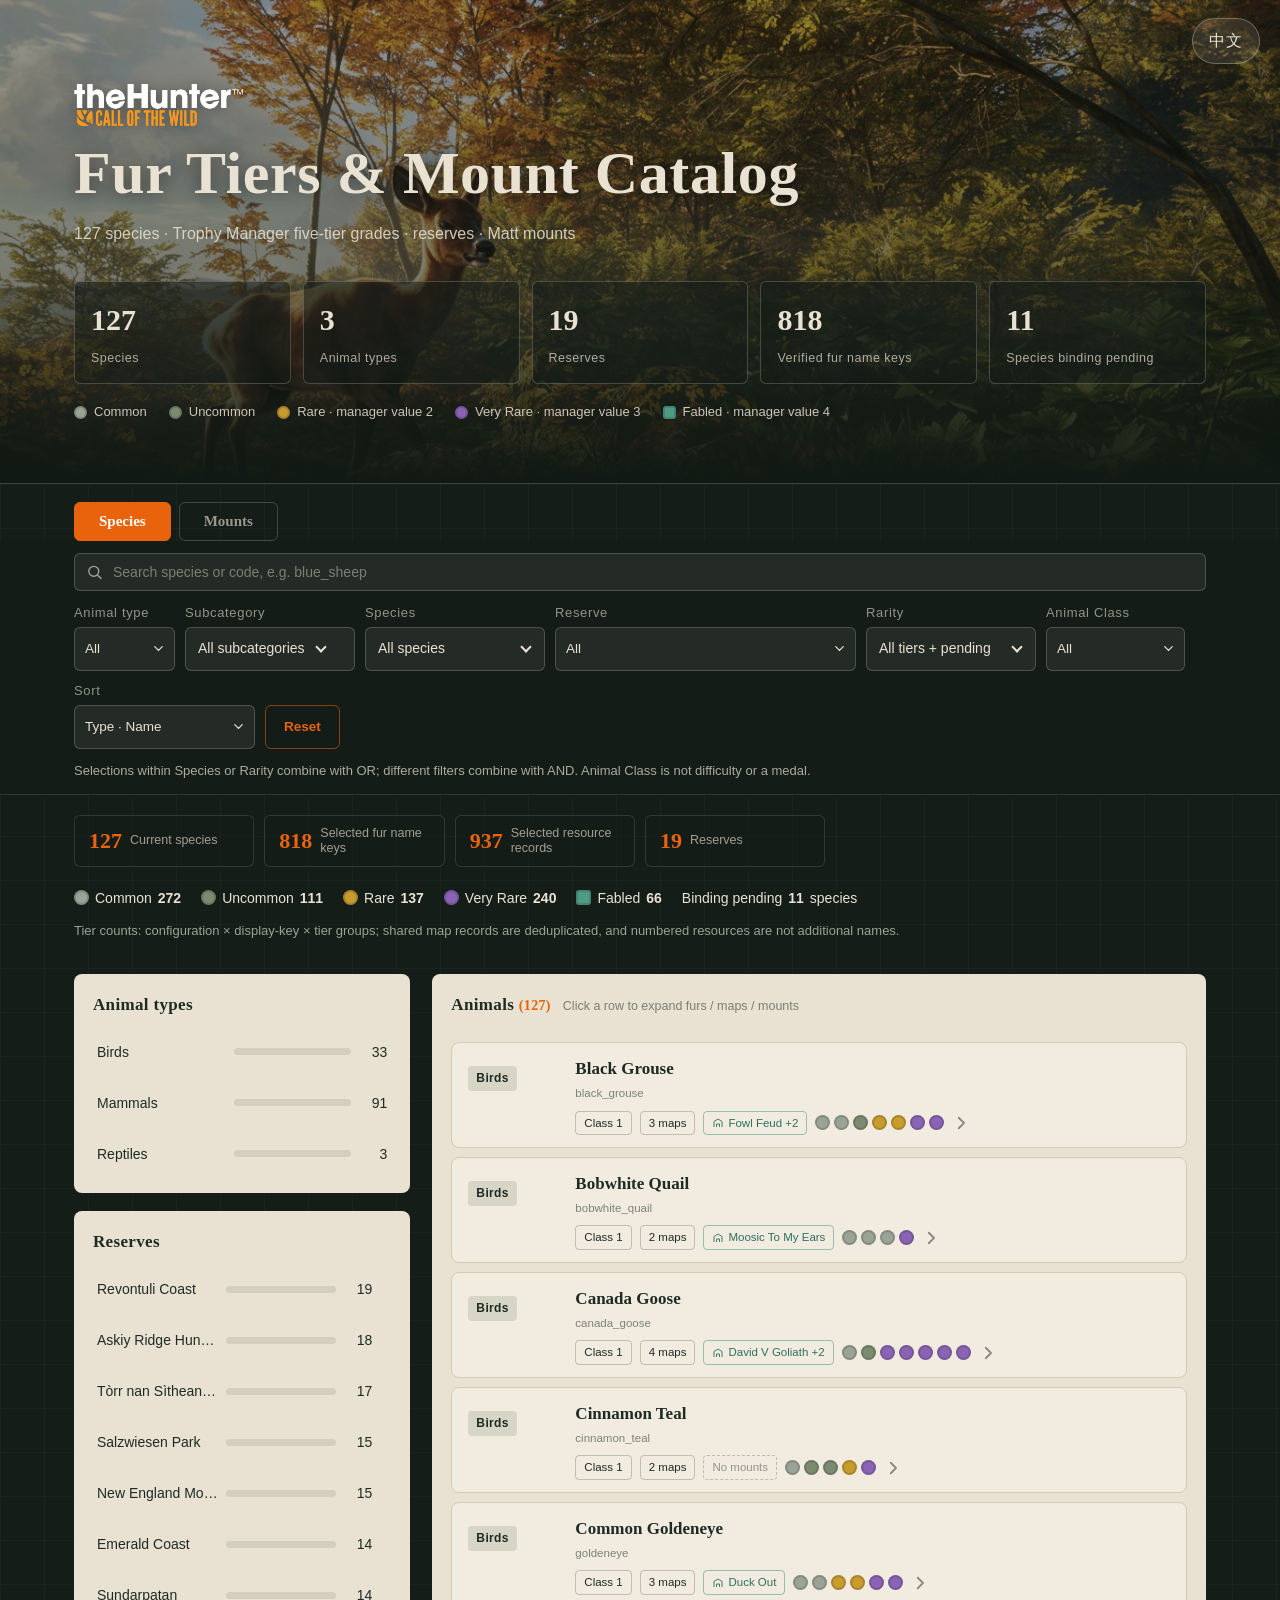
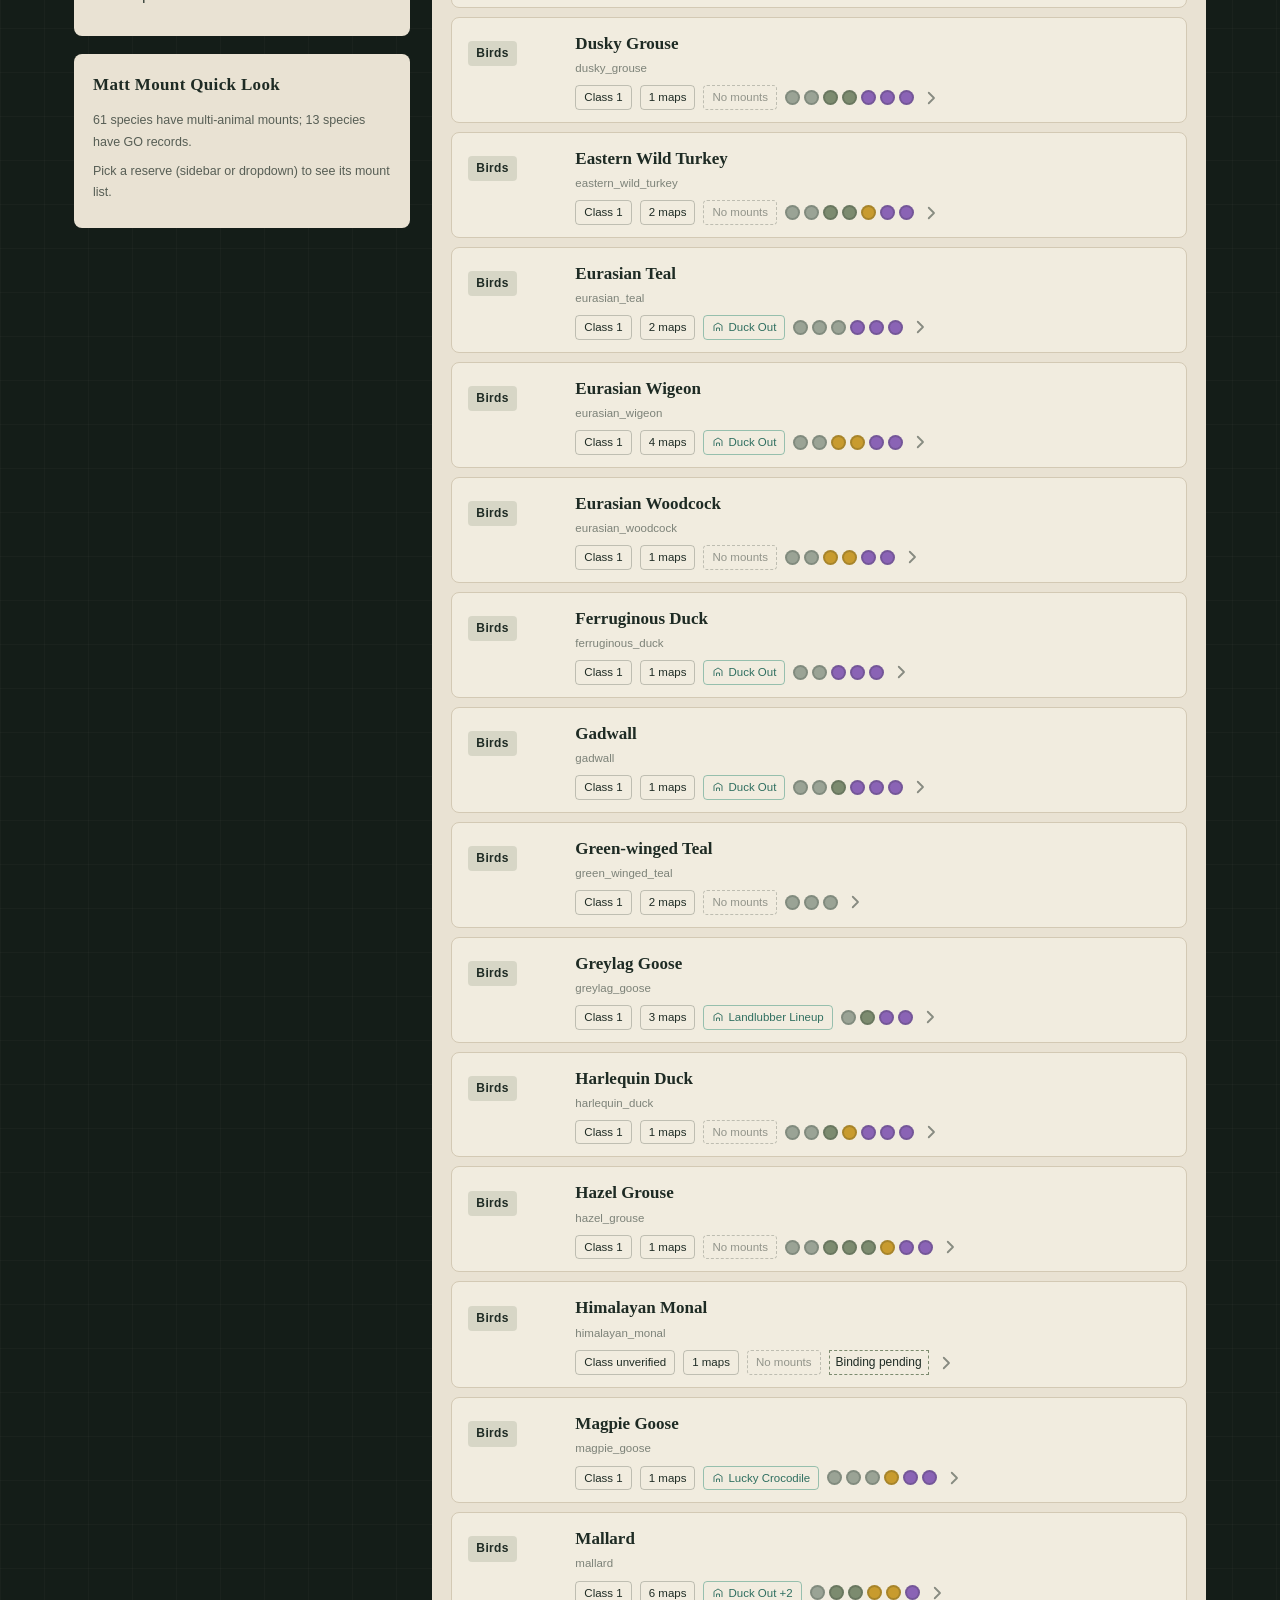
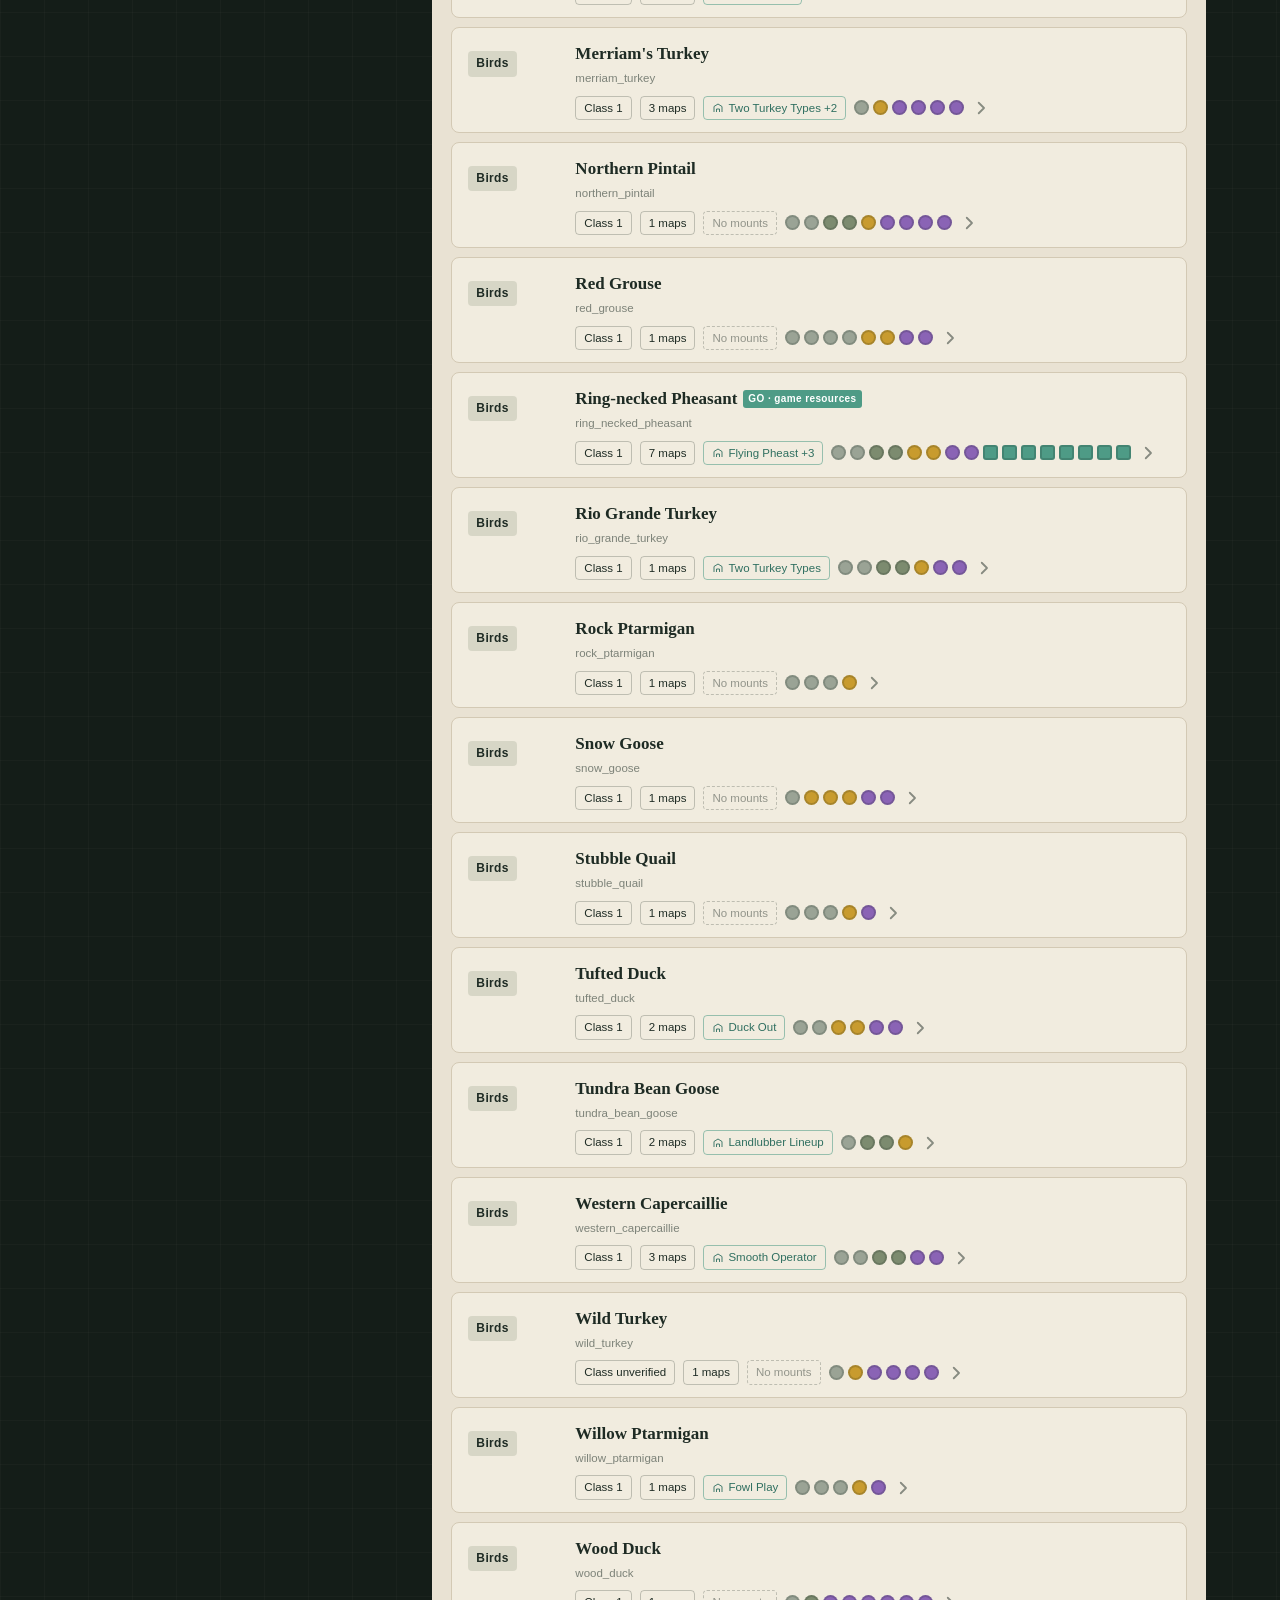
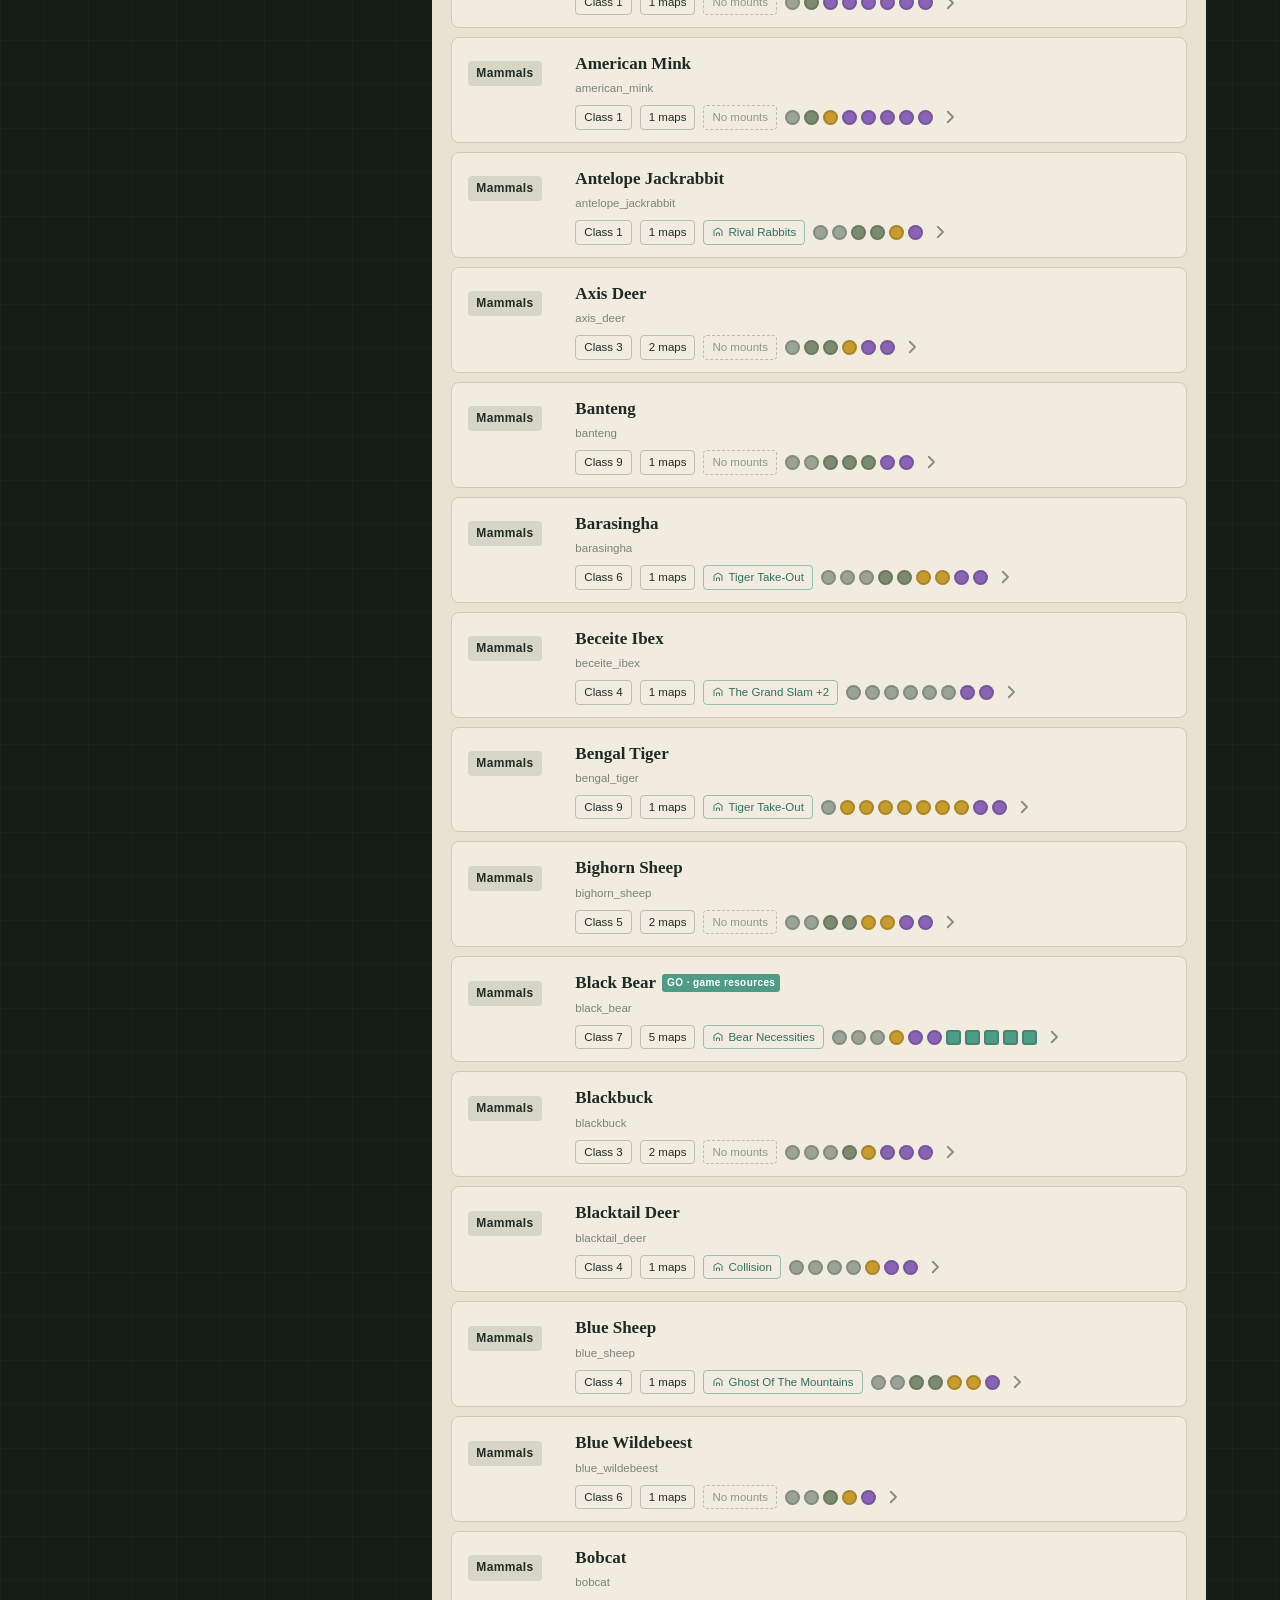
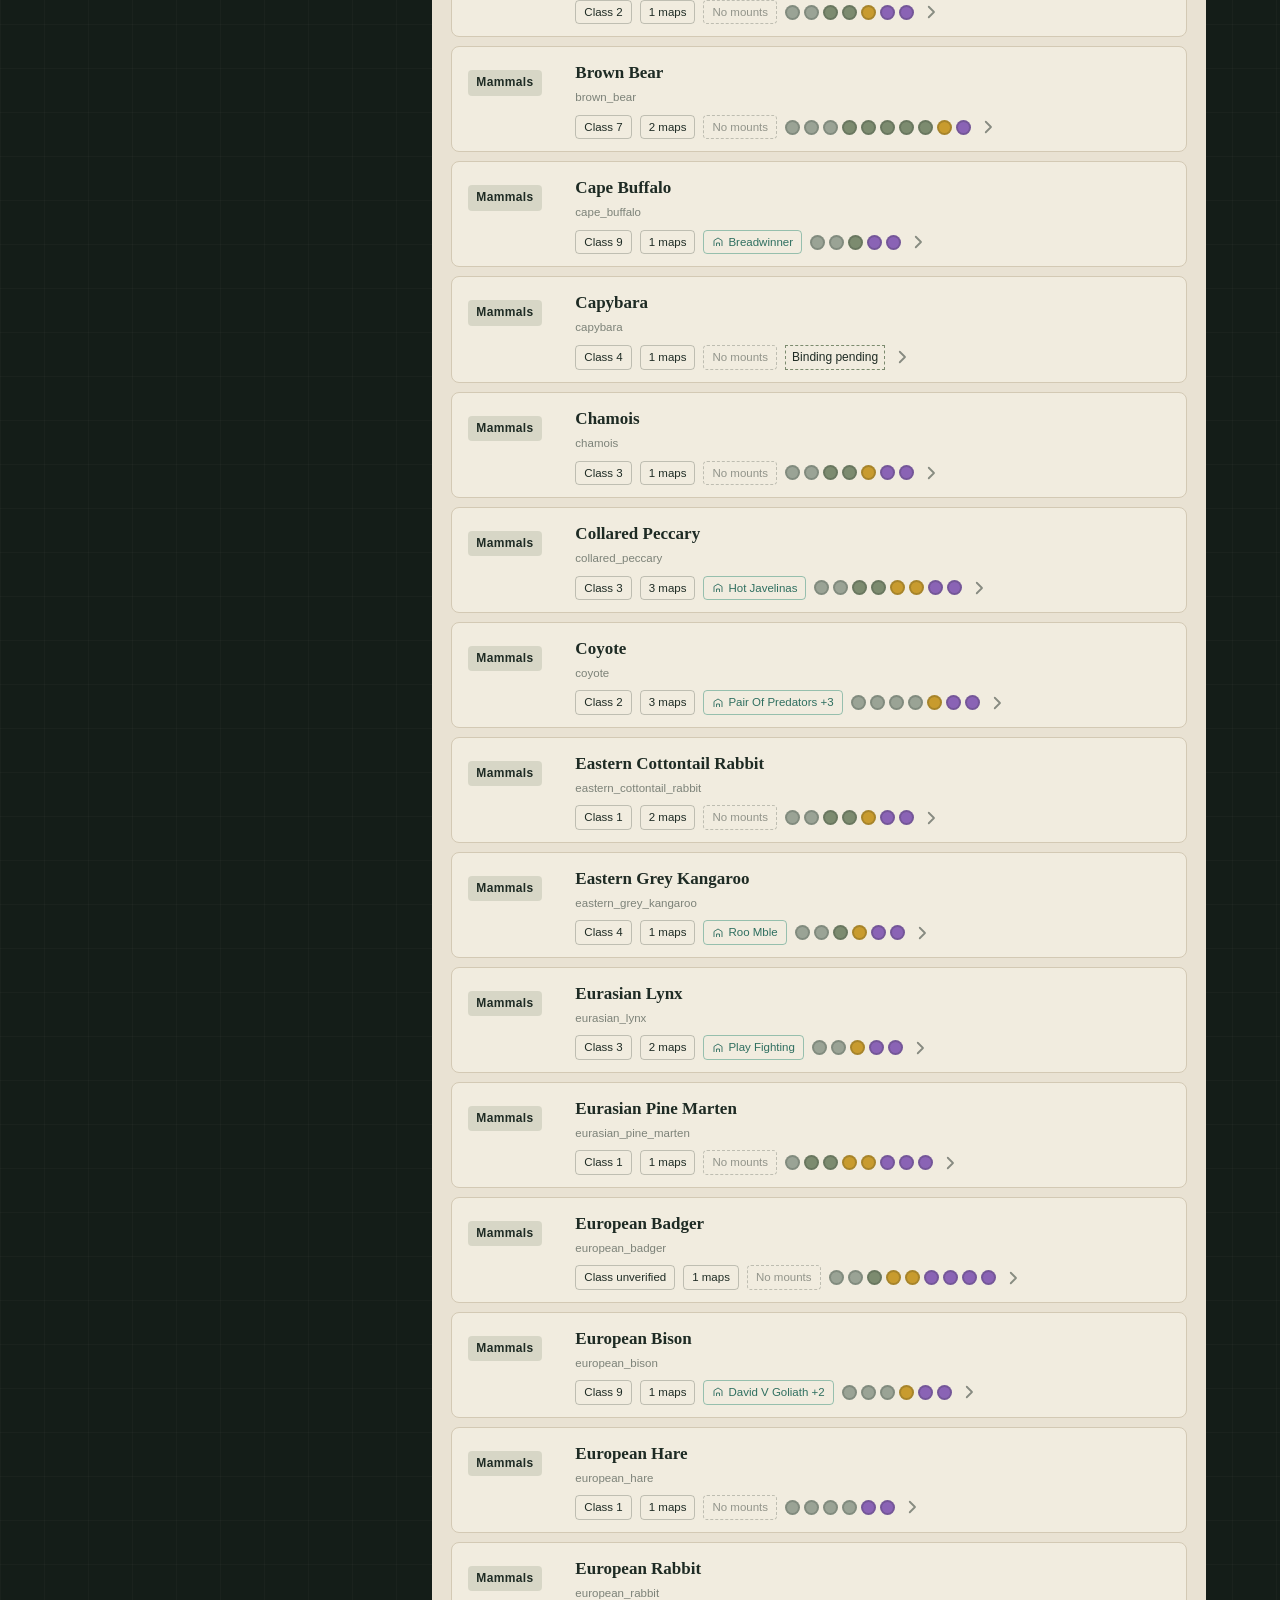
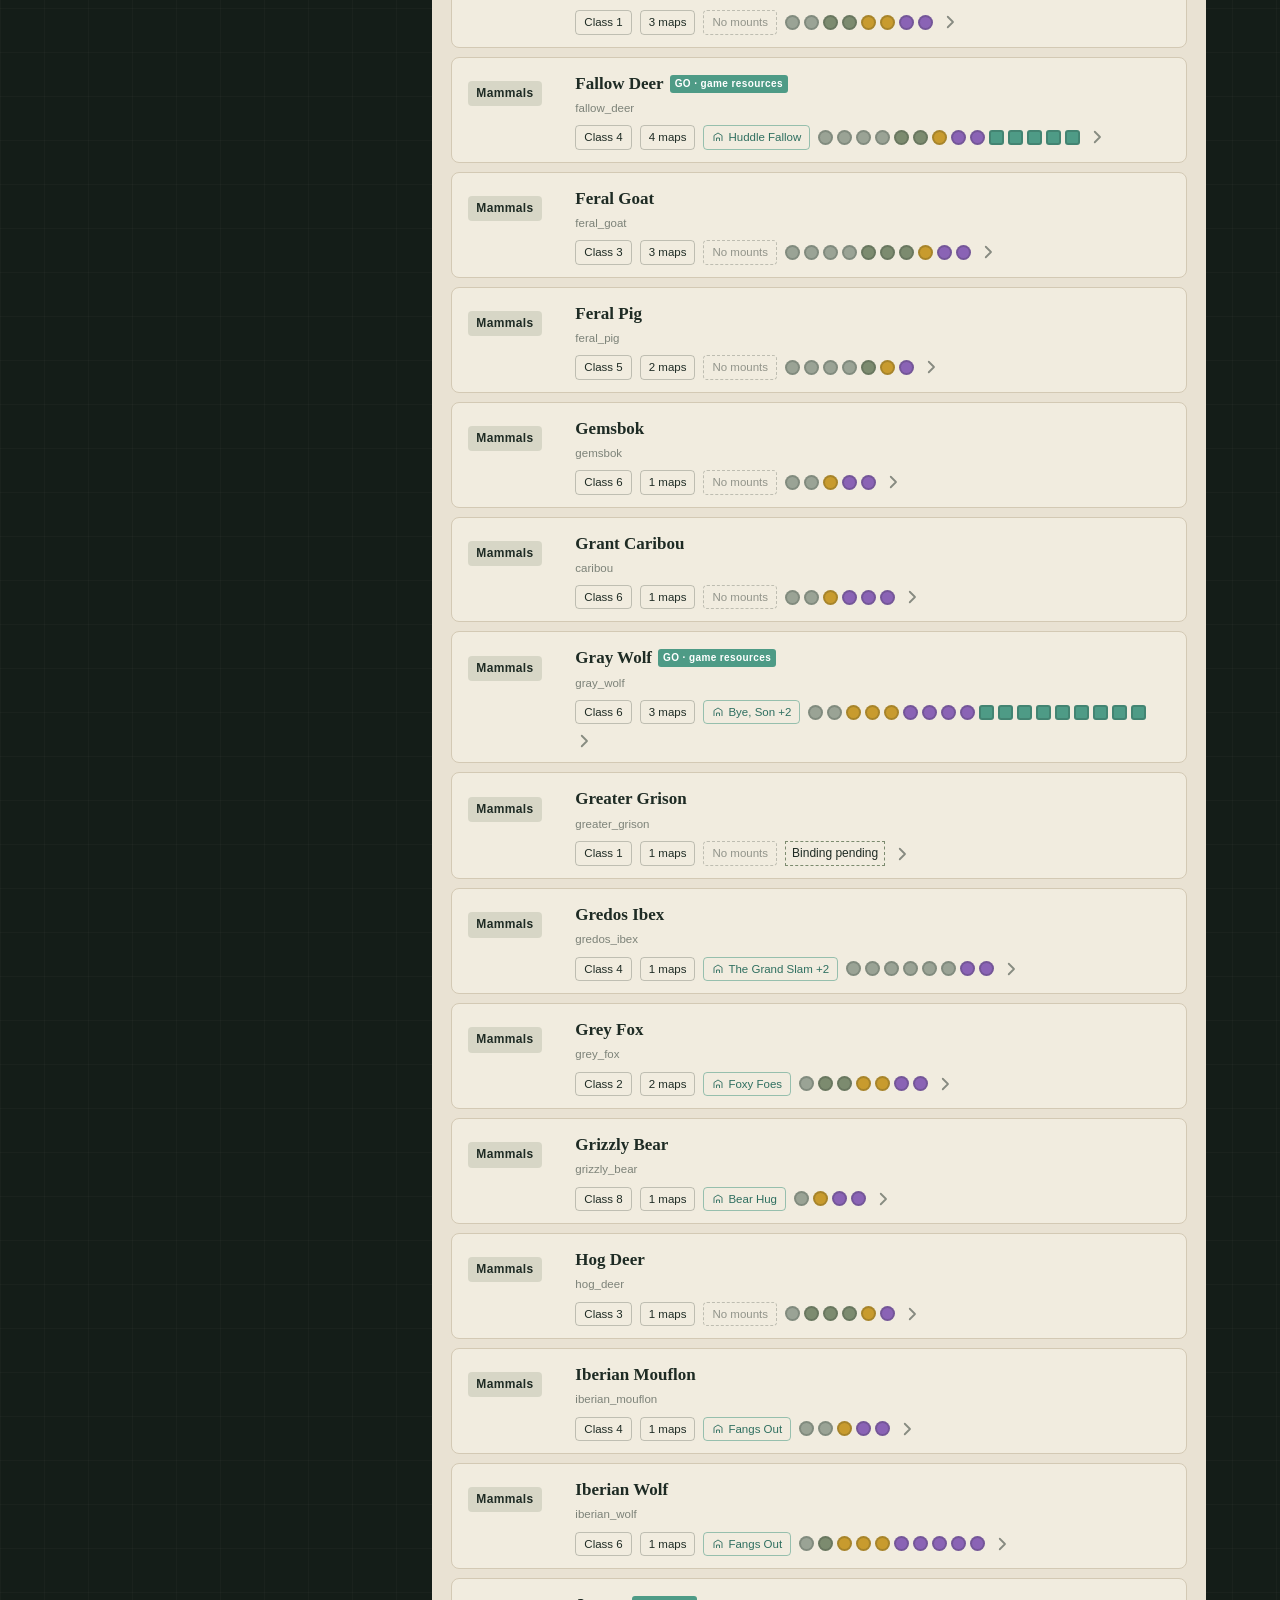
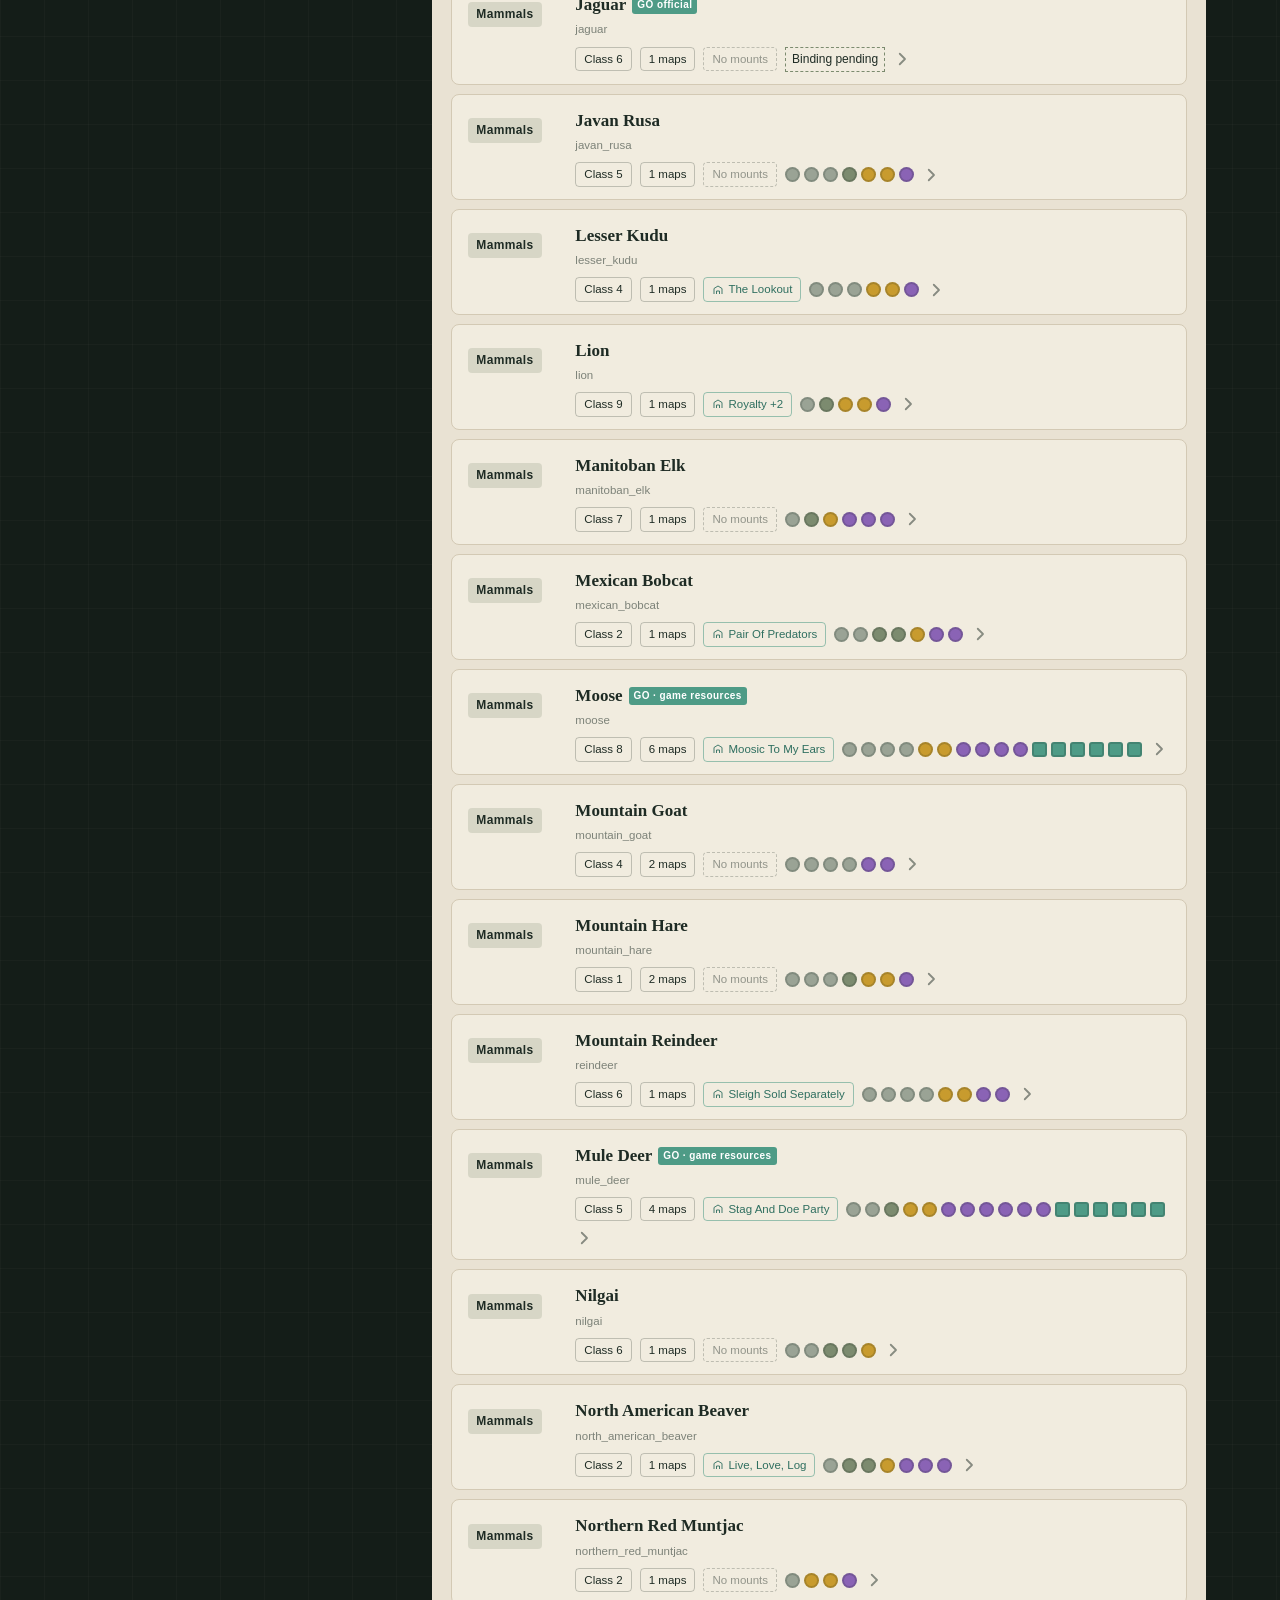
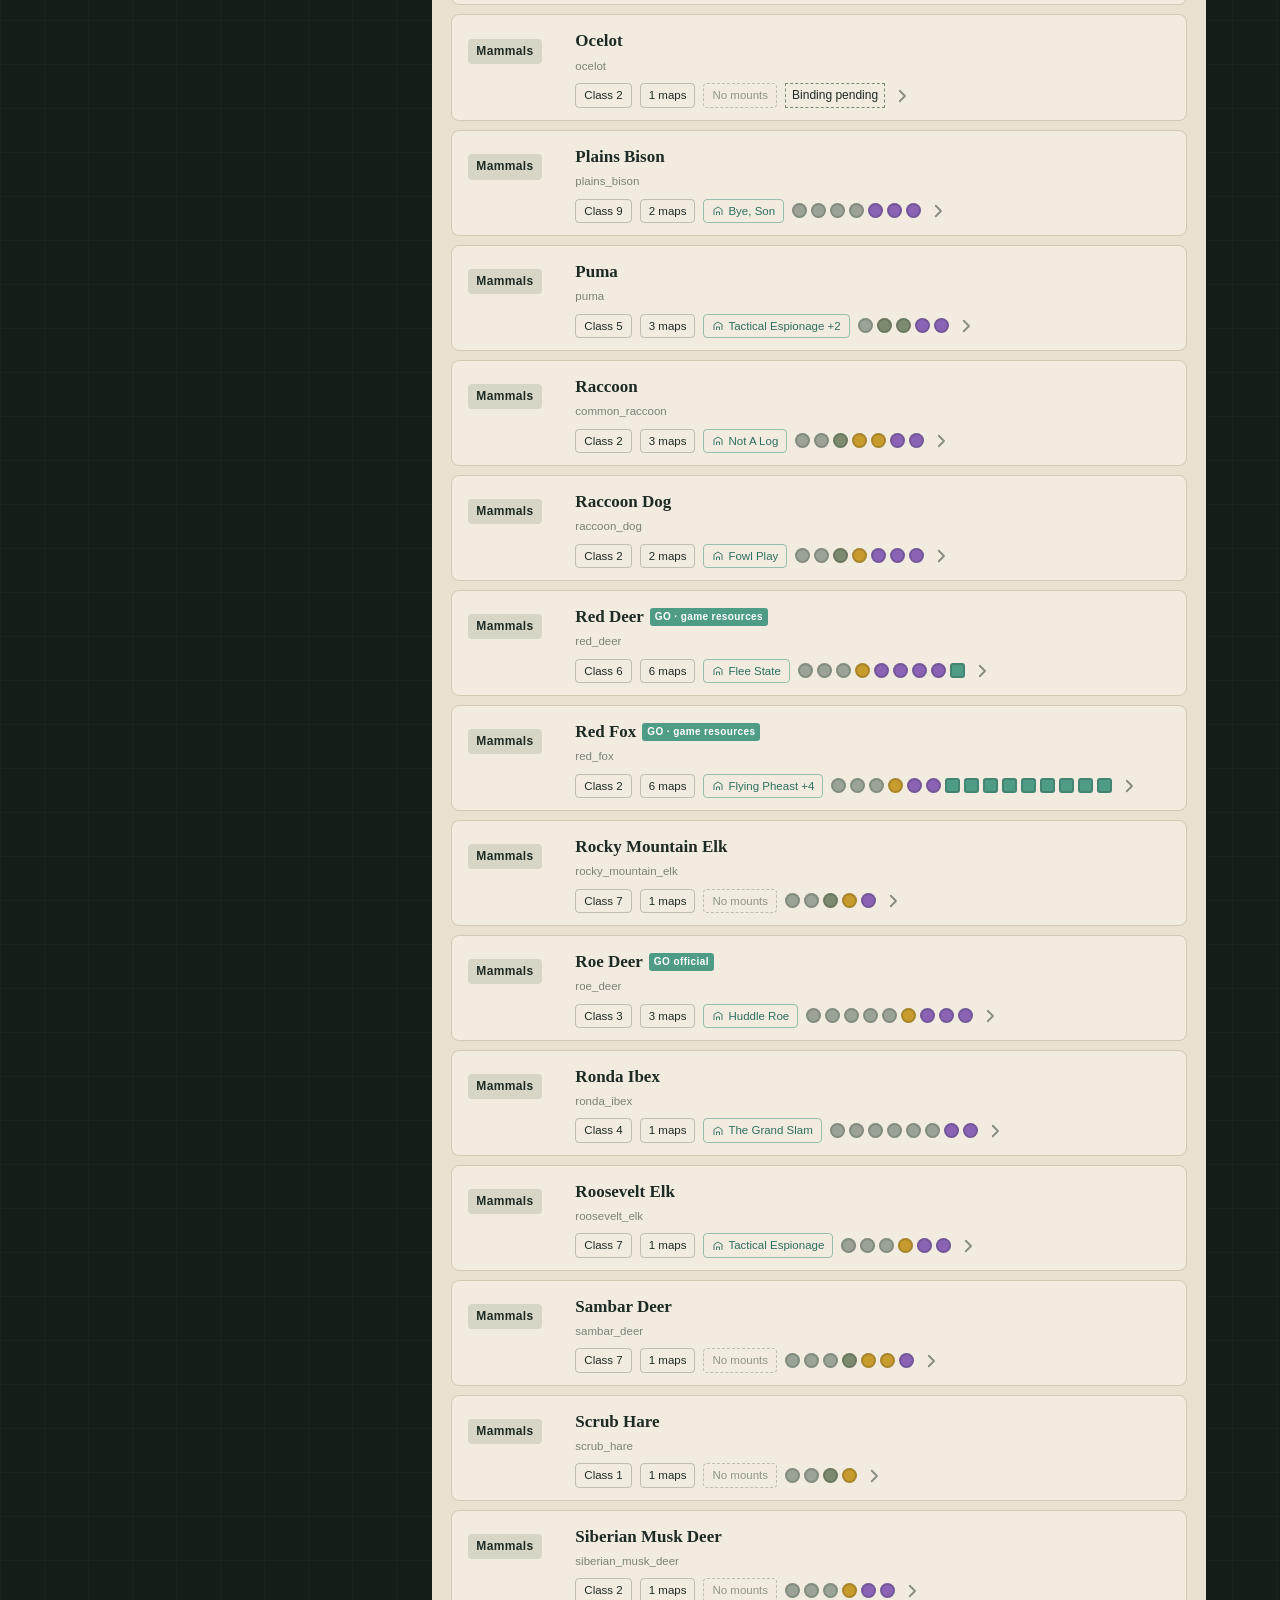
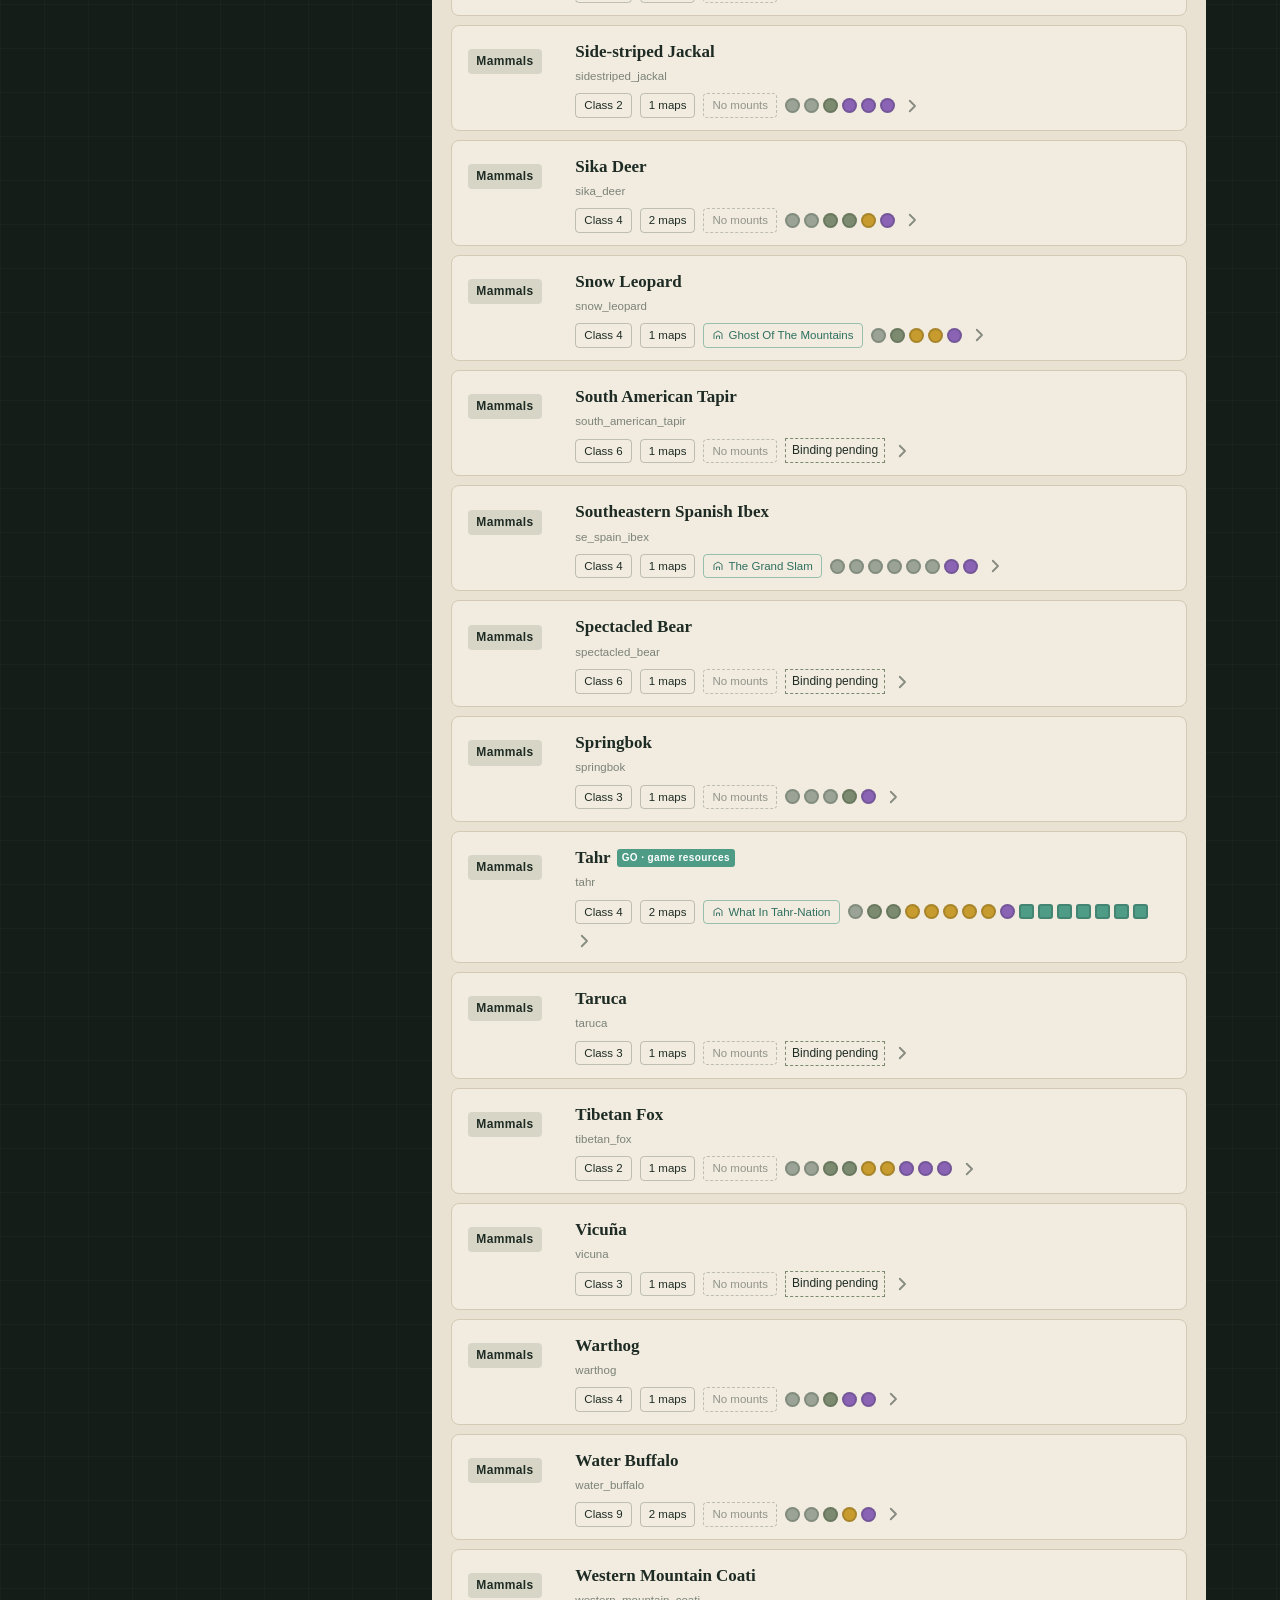
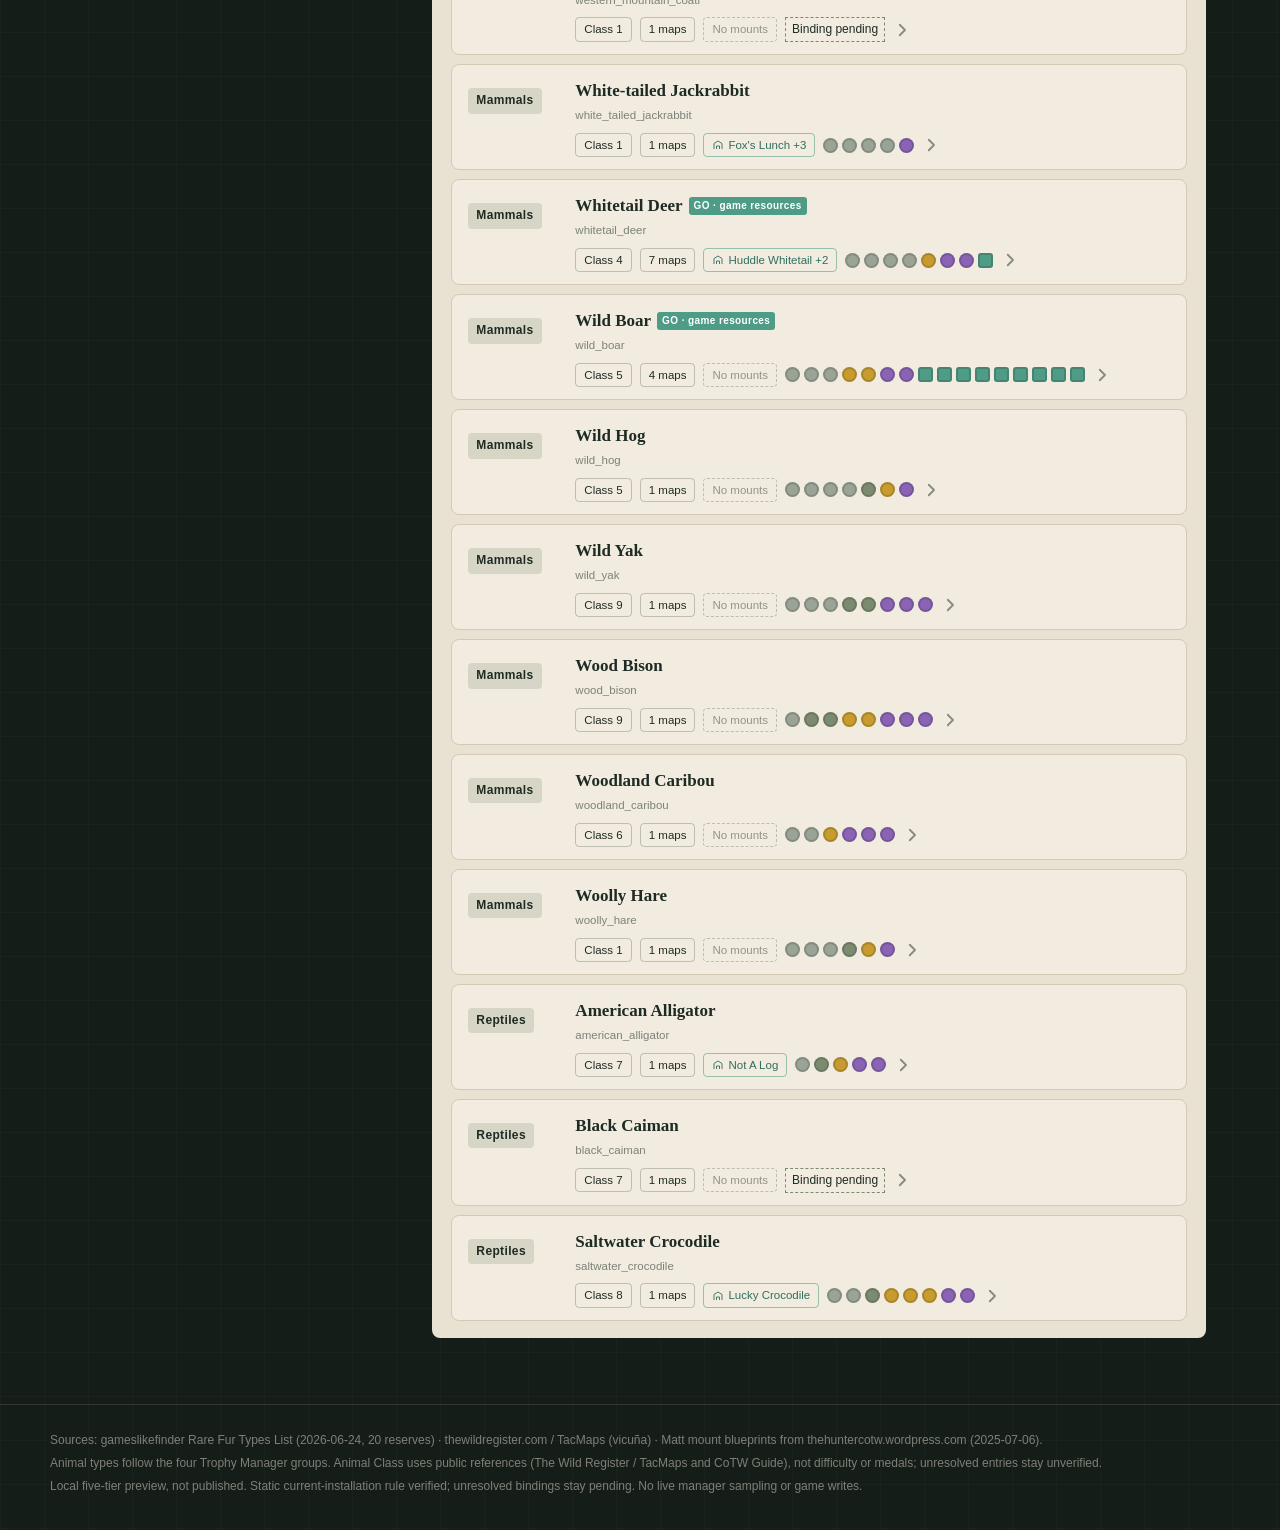
<file: index.html>
<!DOCTYPE html>
<html lang="en">
<head>
<meta charset="UTF-8">
<meta name="viewport" content="width=device-width, initial-scale=1">
<link rel="icon" type="image/png" href="assets/favicon.png">
<link rel="apple-touch-icon" href="assets/favicon.png">
<meta name="google-site-verification" content="28jOzchfS-WtsAz9R86f2Y_HV2xLQfrnDylIVcfvE4c" />
<meta name="description" content="theHunter: Call of the Wild — complete catalog of all species, rare & very rare fur types, reserve maps, and Matt mount blueprints. 全物种稀有毛色图鉴：稀有毛色、地图分布、Matt 底座蓝图。">
<title>theHunter: Call of the Wild — Fur Tiers &amp; Mount Catalog</title>
<link rel="stylesheet" href="https://miaoda.feishu.cn/fonts/css2?family=Noto+Serif+SC:wght@600;700;900&family=Noto+Sans+SC:wght@300;400;500;700&display=swap">
<link rel="stylesheet" href="styles.css?v=92236454a596">
</head>
<body>

<!-- ===== Hero ===== -->
<header class="hero">
  <div class="hero-bg" role="img" aria-label="秋日森林中的小鹿，游戏宣传画面"></div>
  <div class="hero-lang"><button type="button" id="btnLang" class="lang-btn">中文</button></div>
  <div class="hero-inner">
    <img class="hero-logo" src="assets/official-logo.png" alt="theHunter: Call of the Wild">
    <h1 class="hero-title" data-i18n="heroTitle">全物种稀有毛色图鉴</h1>
    <p class="hero-sub" data-i18n="heroSub">127 种动物 · 稀有毛色 · 地图分布 · Matt 底座蓝图 —— 一站查清值得打的每一只</p>
    <div class="hero-stats" id="heroStats"></div>
    <div class="hero-legend" aria-label="管理器五档毛色图例">
      <span class="hlg"><i class="dot dot-manager-common"></i><span data-i18n="rarityCommon">普通</span></span>
      <span class="hlg"><i class="dot dot-manager-uncommon"></i><span data-i18n="rarityUncommon">少有</span></span>
      <span class="hlg"><i class="dot dot-manager-rare"></i><span data-i18n="lgRare">稀有</span></span>
      <span class="hlg"><i class="dot dot-manager-veryrare"></i><span data-i18n="lgVeryrare">罕见</span></span>
      <span class="hlg"><i class="dot dot-manager-fabled"></i><span data-i18n="lgGo">珍稀</span></span>
    </div>
  </div>
</header>

<!-- ===== 视图页签 ===== -->
<nav class="view-tabs" aria-label="视图切换">
  <button type="button" id="tabAnimals" class="vt active" data-i18n="tabAnimals">动物图鉴</button>
  <button type="button" id="tabMounts" class="vt" data-i18n="tabMounts">底座总览</button>
</nav>

<!-- ===== 动物视图 ===== -->
<section class="toolbar view-animals" aria-label="筛选与搜索">
  <div class="toolbar-inner">
    <div class="search-box">
      <svg viewBox="0 0 24 24" class="icon" aria-hidden="true"><circle cx="11" cy="11" r="7" fill="none" stroke="currentColor" stroke-width="2"/><path d="M16.5 16.5 L21 21" stroke="currentColor" stroke-width="2" stroke-linecap="round"/></svg>
      <input type="search" id="q" placeholder="搜索动物名称或代码，如 蓝羊 / blue_sheep" autocomplete="off" data-i18n-ph="phSearch">
    </div>
    <div class="filters">
      <label><span data-i18n="lblFamily">动物类别</span>
        <select id="fFamily"><option value="">全部</option></select>
      </label>
      <div class="rarity-field subcat-field">
        <span class="filter-label" id="subcatLabel" data-i18n="lblSubcat">子分类</span>
        <details id="fSubcats" class="rarity-dropdown">
          <summary aria-labelledby="subcatLabel subcatSummary" aria-controls="subcatMenu"><span id="subcatSummary">全部子分类</span><span class="rarity-chevron" aria-hidden="true"></span></summary>
          <div id="subcatMenu" class="rarity-menu" role="group" aria-labelledby="subcatLabel">
            <div id="subcatOptions" class="subcat-options"></div>
            <div class="rarity-actions"><button type="button" id="subcatAll" data-i18n="subcatAll">全选</button><button type="button" id="subcatClear" data-i18n="rarityClear">清空</button></div>
            <p class="rarity-help" data-i18n="subcatOr">可多选，所选子分类取“或”。依据：战利品管理器筛选规则与物种标签链（游戏资源）。</p>
          </div>
        </details>
      </div>
      <div class="species-field">
        <span class="filter-label" id="speciesLabel" data-i18n="lblSpecies">物种</span>
        <details id="fSpecies" class="species-dropdown">
          <summary aria-labelledby="speciesLabel speciesSummary" aria-controls="speciesMenu"><span id="speciesSummary">全部物种</span><span class="rarity-chevron" aria-hidden="true"></span></summary>
          <div id="speciesMenu" class="species-menu" role="group" aria-labelledby="speciesLabel">
            <input type="search" id="speciesSearch" autocomplete="off" data-i18n-ph="phSpecies" placeholder="搜索物种名称或代码">
            <div class="species-actions"><button type="button" id="speciesAll" data-i18n="allSpecies">全部物种</button><button type="button" id="speciesClear" data-i18n="rarityClear">清空</button></div>
            <div id="speciesOptions" class="species-options"></div>
            <p id="speciesStatus" class="species-status" aria-live="polite"></p>
          </div>
        </details>
      </div>
      <label><span data-i18n="lblMap">地图</span>
        <select id="fMap"><option value="">全部</option></select>
      </label>
      <div class="rarity-field">
        <span class="filter-label" id="rarityLabel" data-i18n="lblRarity">稀有度</span>
        <details id="fRarity" class="rarity-dropdown">
          <summary aria-labelledby="rarityLabel raritySummary" aria-controls="rarityMenu"><span id="raritySummary">全部档位与待核</span><span class="rarity-chevron" aria-hidden="true"></span></summary>
          <div id="rarityMenu" class="rarity-menu" role="group" aria-labelledby="rarityLabel">
            <label class="rarity-option"><input type="checkbox" value="common" checked><i class="dot dot-manager-common" aria-hidden="true"></i><span data-i18n="rarityCommon">普通</span></label>
            <label class="rarity-option"><input type="checkbox" value="uncommon" checked><i class="dot dot-manager-uncommon" aria-hidden="true"></i><span data-i18n="rarityUncommon">少有</span></label>
            <label class="rarity-option"><input type="checkbox" value="rare" checked><i class="dot dot-manager-rare" aria-hidden="true"></i><span data-i18n="rarityRare">稀有</span></label>
            <label class="rarity-option"><input type="checkbox" value="veryrare" checked><i class="dot dot-manager-veryrare" aria-hidden="true"></i><span data-i18n="rarityVeryrare">罕见</span></label>
            <label class="rarity-option"><input type="checkbox" value="fabled" checked><i class="dot dot-manager-fabled" aria-hidden="true"></i><span data-i18n="rarityFabled">珍稀</span></label>
            <label class="rarity-option"><input type="checkbox" value="pending" checked><i class="dot dot-manager-pending" aria-hidden="true"></i><span data-i18n="rarityPending">绑定待核</span></label>
            <div class="rarity-actions"><button type="button" id="rarityAll" data-i18n="raritySelectAll">全选</button><button type="button" id="rarityClear" data-i18n="rarityClear">清空</button></div>
            <p class="rarity-help" data-i18n="rarityOr">可多选，所选等级取“或”。</p>
          </div>
        </details>
      </div>
      <label><span data-i18n="lblClass">动物等级</span>
        <select id="fClass"><option value="">全部</option></select>
      </label>
      <label><span data-i18n="lblSort">排序</span>
        <select id="fSort">
          <option value="family" data-i18n="optSortFamily">类别 · 名称</option>
          <option value="name" data-i18n="optSortName">名称</option>
          <option value="rareCount" data-i18n="optSortCount">稀有毛色数</option>
        </select>
      </label>
      <button type="button" id="btnReset" class="btn-reset" data-i18n="btnReset">重置</button>
    </div>
    <p class="filter-help" data-i18n="filterHelp">各项可独立筛选，同时选择取交集；动物等级不是难度或奖牌。</p>
  </div>
</section>

<!-- ===== 联动统计带 ===== -->
<section class="summary-strip view-animals" id="summaryStrip" aria-live="polite"></section>

<!-- ===== 主体 ===== -->
<main class="layout view-animals">
  <aside class="side">
    <section class="panel" id="familyPanel" aria-label="类别概览">
      <h2 class="panel-title" data-i18n="ptFamilies">类别概览</h2>
      <div class="bars" id="familyBars"></div>
    </section>
    <section class="panel" id="mapPanel" aria-label="地图分布">
      <h2 class="panel-title" data-i18n="ptMaps">地图分布</h2>
      <div class="bars" id="mapBars"></div>
    </section>
    <section class="panel" id="mountPanel" aria-label="底座速查">
      <h2 class="panel-title" data-i18n="ptMounts">Matt 底座速查</h2>
      <div id="mountList"></div>
    </section>
  </aside>

  <section class="list-panel" aria-label="动物列表">
    <div class="list-head">
      <h2 class="panel-title"><span data-i18n="lblAnimals">动物</span> <span class="count" id="listCount"></span></h2>
      <p class="list-hint" data-i18n="listHint">点击行展开毛色 / 地图 / 底座详情</p>
    </div>
    <div class="animal-list" id="animalList"></div>
    <div class="empty" id="emptyState" hidden>
      <p data-i18n="empty1">没有符合条件的物种。</p>
      <p data-i18n="empty2">试试放宽类别、地图或稀有度筛选。</p>
    </div>
  </section>
</main>

<!-- ===== 底座视图 ===== -->
<section class="mount-catalog view-mounts" id="mountCatalog" hidden>
  <div class="mc-head">
    <h2 class="panel-title" data-i18n="ptMountCatalog">Matt 底座总览</h2>
    <input type="search" id="mcQ" placeholder="搜索底座名，如 Duck Out" autocomplete="off" data-i18n-ph="phMounts">
    <span class="count" id="mcCount"></span>
  </div>
  <p class="mc-hint" data-i18n="mcHint">按底座聚合，展示每个多功能底座支持的动物；点击动物标签可跳转到动物图鉴并定位该物种。</p>
  <div class="mc-grid" id="mcGrid"></div>
</section>

<!-- ===== 数据源 ===== -->
<footer class="foot">
  <div class="foot-inner">
    <p data-i18n="footSrc">数据源：gameslikefinder《Rare Fur Types List》（2026-06-24，20 张地图）· thewildregister.com / TacMaps（骆马）· Matt 底座蓝图来自 thehuntercotw.wordpress.com（2025-07-06）。</p>
    <p data-i18n="footClasses">Animal types follow the four Trophy Manager groups. Animal Class uses public reference data, not trophy difficulty or medals; unresolved records remain unverified.</p>
    <p data-i18n="footNote">本地核验预览，未发布；原入口状态未决，核验只适用本快照。</p>
  </div>
</footer>

<script src="data.js?v=46a4ef8f5345"></script>
<script src="game-filters.js?v=7c1c4afb87c3"></script>
<script src="manager-rarity.js?v=05a47f0da29a"></script>
<script src="app.js?v=c925c6a3d75f"></script>
</body>
</html>
</file>
<file: styles.css>
/* ===== 设计系统：深林勘察 · 旧纸卡面 · 安全橙 ===== */
:root {
  --ink: #141d18;          /* 深林绿黑基底 */
  --ink-2: #1e2b24;        /* 卡面深文字 */
  --paper: #e9e2d3;        /* 旧勘察纸 */
  --paper-2: #f1ecdf;      /* 纸面高亮 */
  --paper-line: #d3c9b4;   /* 纸面分隔线 */
  --moss: #7c8b6f;         /* 苔藓中性 */
  --mist: #9aa395;         /* 雾灰 */
  --safety: #e8630c;       /* 猎人安全橙（唯一强调） */
  --gold: #c89b2e;         /* 稀有 */
  --violet: #8a63b5;       /* 极稀有 */
  --go: #4e9b86;           /* Great One 标识 */
  --serif: "Noto Serif SC", "Songti SC", "SimSun", serif;
  --sans: "Noto Sans SC", "Microsoft YaHei", "PingFang SC", sans-serif;
}

* { box-sizing: border-box; margin: 0; padding: 0; }

html { scroll-behavior: smooth; }

body {
  font-family: var(--sans);
  background-color: var(--ink);
  background-image:
    linear-gradient(rgba(255,255,255,0.025) 1px, transparent 1px),
    linear-gradient(90deg, rgba(255,255,255,0.025) 1px, transparent 1px);
  background-size: 44px 44px;
  color: var(--paper);
  line-height: 1.6;
}

/* ===== 视图页签 ===== */
.view-tabs {
  max-width: 1180px; margin: 18px auto 0; padding: 0 24px;
  display: flex; gap: 8px;
}
.vt {
  font-family: var(--serif); font-size: 15px; font-weight: 700;
  padding: 10px 24px;
  background: transparent; color: rgba(233,226,211,0.62);
  border: 1px solid rgba(233,226,211,0.22);
  border-radius: 6px; cursor: pointer;
  transition: color 0.15s ease, background 0.15s ease, border-color 0.15s ease;
}
.vt:hover { color: var(--paper); border-color: rgba(233,226,211,0.45); }
.vt.active { background: var(--safety); border-color: var(--safety); color: #fff; }
.vt:focus-visible { outline: 2px solid var(--safety); outline-offset: 2px; }
.hide { display: none !important; }

/* ===== Hero ===== */
.hero {
  position: relative;
  overflow: hidden;
  border-bottom: 1px solid rgba(233,226,211,0.18);
}
.hero-lang {
  position: absolute; top: 18px; right: 20px; z-index: 3;
}
.lang-btn {
  font: 700 13px/1 var(--font-ui);
  color: var(--paper); background: rgba(233,226,211,0.10);
  border: 1px solid rgba(233,226,211,0.32);
  border-radius: 999px; padding: 9px 16px;
  letter-spacing: 0.06em; cursor: pointer;
  transition: background .18s, color .18s;
}
.lang-btn:hover { background: rgba(233,226,211,0.22); }
.hero-bg {
  position: absolute; inset: 0;
  background: url("assets/hero-bg.jpg") center 30% / cover no-repeat;
  filter: saturate(0.9) contrast(1.04);
}
.hero-bg::after {
  content: "";
  position: absolute; inset: 0;
  background: linear-gradient(180deg, rgba(20,29,24,0.42) 0%, rgba(20,29,24,0.58) 62%, var(--ink) 100%);
}
.hero-inner {
  position: relative;
  max-width: 1180px; margin: 0 auto;
  padding: 84px 24px 60px;
}
.hero-eyebrow {
  font-size: 13px; letter-spacing: 0.22em;
  text-transform: uppercase; color: var(--safety);
  font-weight: 700; margin-bottom: 10px;
}
.hero-logo {
  display: block;
  height: 42px; width: auto;
  margin-bottom: 14px;
  filter: drop-shadow(0 2px 8px rgba(0,0,0,0.35));
}
.hero-title {
  font-family: var(--serif);
  font-size: clamp(34px, 5.6vw, 60px);
  font-weight: 900; line-height: 1.12;
  letter-spacing: 0.01em;
  text-shadow: 0 2px 18px rgba(0,0,0,0.45);
}
.hero-sub {
  margin-top: 14px; font-size: 16px;
  color: rgba(233,226,211,0.86);
  font-weight: 300;
}
.hero-stats {
  display: grid;
  grid-template-columns: repeat(5, 1fr);
  gap: 12px; margin-top: 34px; max-width: 1180px;
}
.stat {
  border: 1px solid rgba(233,226,211,0.22);
  background: rgba(20,29,24,0.55);
  padding: 14px 16px; border-radius: 6px;
}
.stat b {
  display: block; font-family: var(--serif);
  font-size: 30px; font-weight: 900; color: var(--paper);
  font-variant-numeric: tabular-nums;
}
.stat span {
  font-size: 12.5px; color: rgba(233,226,211,0.72);
  letter-spacing: 0.04em;
}
.hero-legend {
  display: flex; gap: 22px; flex-wrap: wrap; align-items: center;
  margin-top: 18px;
}
.hlg {
  display: inline-flex; align-items: center; gap: 7px;
  font-size: 13px; color: rgba(233,226,211,0.85);
}
.hlg .dot { width: 13px; height: 13px; }

/* ===== 工具条 ===== */
.toolbar {
  position: sticky; top: 0; z-index: 20;
  background: rgba(20,29,24,0.94);
  border-bottom: 1px solid rgba(233,226,211,0.14);
  backdrop-filter: blur(6px);
}
.toolbar-inner {
  max-width: 1180px; margin: 0 auto; padding: 12px 24px;
  display: flex; gap: 12px; flex-wrap: wrap; align-items: center;
}
.search-box {
  position: relative; flex: 1 1 280px; min-width: 240px;
}
.search-box .icon {
  position: absolute; left: 12px; top: 50%;
  width: 17px; height: 17px; transform: translateY(-50%);
  color: var(--mist);
}
.search-box input {
  width: 100%; padding: 10px 14px 10px 38px;
  background: rgba(233,226,211,0.08);
  border: 1px solid rgba(233,226,211,0.22);
  border-radius: 6px; color: var(--paper);
  font-family: var(--sans); font-size: 14px;
}
.search-box input::placeholder { color: rgba(233,226,211,0.45); }
.search-box input:focus { outline: 2px solid var(--safety); outline-offset: 1px; border-color: transparent; }

.filters { display: flex; gap: 10px; flex-wrap: wrap; align-items: flex-end; }
.filters label {
  display: flex; flex-direction: column; gap: 3px;
  font-size: 11.5px; color: rgba(233,226,211,0.6);
  letter-spacing: 0.05em;
}
.filters select {
  padding: 9px 30px 9px 10px;
  background: rgba(233,226,211,0.08);
  border: 1px solid rgba(233,226,211,0.22);
  border-radius: 6px; color: var(--paper);
  font-family: var(--sans); font-size: 13.5px;
  appearance: none;
  background-image: url("data:image/svg+xml;charset=utf-8,%3Csvg xmlns='http://www.w3.org/2000/svg' viewBox='0 0 24 24'%3E%3Cpath d='M6 9l6 6 6-6' fill='none' stroke='%23e9e2d3' stroke-width='2' stroke-linecap='round'/%3E%3C/svg%3E");
  background-repeat: no-repeat; background-position: right 8px center;
  background-size: 15px;
}
.filters select:focus { outline: 2px solid var(--safety); outline-offset: 1px; }
.btn-reset {
  padding: 9px 18px; border-radius: 6px;
  border: 1px solid rgba(232,99,12,0.55);
  background: transparent; color: var(--safety);
  font-family: var(--sans); font-size: 13.5px; font-weight: 700;
  cursor: pointer;
}
.btn-reset:hover { background: var(--safety); color: #fff; }

/* ===== 联动统计带 ===== */
.summary-strip {
  max-width: 1180px; margin: 20px auto 0; padding: 0 24px;
  display: grid; gap: 10px;
  grid-template-columns: repeat(auto-fit, minmax(170px, 1fr));
}
.summary-item {
  border: 1px solid rgba(233,226,211,0.14);
  background: rgba(20,29,24,0.4);
  border-radius: 6px; padding: 10px 14px;
  display: flex; align-items: center; gap: 8px;
}
.summary-item b {
  font-family: var(--serif); font-size: 22px; font-weight: 900;
  color: var(--safety); font-variant-numeric: tabular-nums;
  line-height: 1;
}
.summary-item span { font-size: 12.5px; color: rgba(233,226,211,0.66); line-height: 1.2; }

/* ===== 主体布局 ===== */
.layout {
  max-width: 1180px; margin: 22px auto 0; padding: 0 24px 40px;
  display: grid; grid-template-columns: 1fr 2.3fr; gap: 22px;
  align-items: start;
}
.side { display: grid; gap: 18px; }
.panel {
  background: var(--paper); color: var(--ink-2);
  border-radius: 8px; padding: 16px 18px;
  border: 1px solid rgba(233,226,211,0.2);
}
.panel-title {
  font-family: var(--serif); font-size: 17px; font-weight: 700;
  margin-bottom: 12px; letter-spacing: 0.02em;
}
.panel-title .count { color: var(--safety); font-size: 14px; }

.bars { display: grid; gap: 7px; }
.bar {
  display: grid; grid-template-columns: 96px 1fr 34px; gap: 8px;
  align-items: center; font-size: 12.5px; cursor: pointer;
  border-radius: 4px; padding: 3px 4px;
}
.bar:hover { background: rgba(20,29,24,0.06); }
.bar.active { background: rgba(232,99,12,0.14); }
.bar .name {
  white-space: nowrap; overflow: hidden; text-overflow: ellipsis;
  color: var(--ink-2);
}
.bar .track {
  height: 7px; background: rgba(20,29,24,0.1); border-radius: 4px;
  overflow: hidden;
}
.bar .fill {
  height: 100%; background: var(--moss); border-radius: 4px;
  transition: width 0.25s ease;
}
.bar.active .fill { background: var(--safety); }
.bar .num { text-align: right; font-variant-numeric: tabular-nums; color: var(--ink-2); font-weight: 500; }

/* ===== 动物列表 ===== */
.list-panel {
  min-width: 0;
  background: var(--paper); color: var(--ink-2);
  border-radius: 8px; padding: 16px 18px;
  border: 1px solid rgba(233,226,211,0.2);
}
.list-panel .panel-title { color: var(--ink-2); }
.list-head {
  display: flex; align-items: baseline; gap: 12px;
  margin-bottom: 12px; flex-wrap: wrap;
}
.list-hint { font-size: 12.5px; color: rgba(30,43,36,0.55); }

.animal-list { display: grid; gap: 9px; }
.animal-card {
  background: var(--paper-2); color: var(--ink-2);
  border-radius: 8px; border: 1px solid var(--paper-line);
  overflow: hidden;
}
.animal-card:hover { border-color: rgba(232,99,12,0.55); }
.animal-row {
  display: grid;
  grid-template-columns: 108px 1fr auto;
  gap: 12px; align-items: center;
  padding: 12px 16px; cursor: pointer;
}
.animal-row:hover { background: rgba(20,29,24,0.05); }
.fam-tag {
  justify-self: start;
  font-size: 11px; font-weight: 700; letter-spacing: 0.03em;
  background: rgba(124,139,111,0.22); color: var(--ink-2);
  border-radius: 4px; padding: 3px 8px; white-space: nowrap;
}
.main {
  display: grid; grid-template-columns: auto 1fr; column-gap: 14px;
  align-items: baseline; min-width: 0;
}
.zh {
  font-family: var(--serif); font-size: 17px; font-weight: 700;
  white-space: nowrap;
}
.zh .go-mark {
  display: inline-block; margin-left: 6px;
  font-family: var(--sans); font-size: 10px; font-weight: 700;
  color: #fff; background: var(--go); border-radius: 3px;
  padding: 1px 5px; vertical-align: 2px; letter-spacing: 0.04em;
}
.code {
  font-size: 11.5px; color: rgba(30,43,36,0.55);
  font-variant-numeric: tabular-nums; white-space: nowrap;
  overflow: hidden; text-overflow: ellipsis;
}
.dots { display: flex; align-items: center; gap: 4px; flex-wrap: wrap; }
.dot {
  width: 15px; height: 15px; border-radius: 50%;
  display: inline-block; border: 2px solid rgba(20,29,24,0.18);
}
.dot-rare { background: var(--gold); }
.dot-veryrare { background: var(--violet); }
.dot-go { background: var(--go); }

.meta { display: flex; gap: 8px; align-items: center; }
.chip {
  font-size: 11.5px; font-weight: 500;
  border: 1px solid rgba(30,43,36,0.24); border-radius: 4px;
  padding: 2px 8px; white-space: nowrap;
  display: inline-flex; align-items: center; gap: 4px;
}
.chip svg { width: 12px; height: 12px; }
.caret {
  width: 18px; height: 18px; color: rgba(30,43,36,0.5);
  transition: transform 0.18s ease; justify-self: end;
}
.animal-card.open .caret { transform: rotate(90deg); }

.detail {
  display: none;
  border-top: 1px solid var(--paper-line);
  padding: 4px 16px 16px;
}
.animal-card.open .detail { display: block; }
.detail-grid {
  display: grid; grid-template-columns: repeat(auto-fit, minmax(220px, 1fr));
  gap: 14px; margin-top: 12px;
}
.detail h3 {
  font-size: 11.5px; font-weight: 700; letter-spacing: 0.08em;
  text-transform: uppercase; color: var(--ink-2);
  opacity: 0.62; margin-bottom: 7px;
}
.detail ul { list-style: none; display: grid; gap: 5px; }
.detail li { font-size: 13.5px; display: flex; align-items: center; gap: 7px; flex-wrap: wrap; }
.detail li svg { width: 13px; height: 13px; color: rgba(30,43,36,0.5); flex: none; }
.grade {
  font-size: 10.5px; font-weight: 700; border-radius: 3px;
  padding: 1px 6px; color: #fff;
}
.grade-r { background: var(--gold); }
.grade-vr { background: var(--violet); }
.grade-go { background: #7a4bb3; }
.sex-tag { font-size: 11px; font-weight: 700; color: #7a4bb3; }
.sex-unknown { font-size: 10px; color: rgba(30,43,36,0.55); font-weight: 600; }
.unverified { font-size: 10px; color: rgba(30,43,36,0.45); cursor: help; }
.views-note { font-size: 11px; color: rgba(30,43,36,0.5); }
.mount-chip {
  display: inline-block; font-size: 12px;
  background: rgba(124,139,111,0.18);
  border: 1px solid rgba(30,43,36,0.16);
  border-radius: 4px; padding: 2px 8px; margin: 2px 4px 2px 0;
}
.size-chip {
  font-size: 10px; font-weight: 700; color: #fff;
  background: var(--ink-2); border-radius: 3px; padding: 1px 5px;
  margin-left: 5px;
}
.note { font-size: 12.5px; color: rgba(30,43,36,0.72); margin-top: 4px; }
.subcat-line { font-size: 12.5px; color: rgba(30,43,36,0.72); margin: 0 0 6px; padding: 5px 10px; background: rgba(124,139,111,0.10); border-radius: 4px; }
.subcat-line.subcat-empty { background: transparent; color: rgba(30,43,36,0.45); }
.subcat-count { margin-left:auto; font-size: 11px; color: rgba(233,226,211,0.55); }
.subcat-options { max-height: 240px; overflow-y: auto; }

/* ===== Verified Bengal Tiger variants: bounded rows, not merged by Chinese name ===== */
.animal-card[data-code="bengal_tiger"] .detail-grid { grid-template-columns:1fr; }
.tiger-furs h3 { font-size:14px; letter-spacing:0; text-transform:none; opacity:1; }
.tiger-count { font-size:14px; margin:0 0 10px; color:var(--ink-2); }
.detail .tiger-fur-list { gap:0; }
.detail .tiger-fur-row { display:grid; grid-template-columns:76px minmax(0,1fr) auto; align-items:center; gap:10px; padding:9px 0; border-bottom:1px solid var(--paper-line); font-size:14px; }
.tiger-fur-row .grade { font-size:12px; text-align:center; }
.tiger-fur-name { min-width:0; overflow-wrap:anywhere; }
.tiger-fur-name strong { font-weight:600; }
.tiger-en { display:block; font-size:14px; color:rgba(30,43,36,.72); }
.tiger-variant { white-space:nowrap; font-size:13px; font-variant-numeric:tabular-nums; }
.tiger-config { margin-top:16px; font-size:14px; }
.tiger-config summary { min-height:44px; padding:8px 0; cursor:pointer; }
.tiger-config > summary { font-weight:700; border-top:1px solid var(--paper-line); }
.tiger-config summary:focus-visible { outline:2px solid var(--safety); outline-offset:2px; }
.tiger-config table { width:100%; table-layout:fixed; border-collapse:collapse; }
.tiger-config th,.tiger-config td { padding:8px 4px; text-align:left; vertical-align:top; border-bottom:1px solid var(--paper-line); overflow-wrap:anywhere; }
.tiger-config p { margin:8px 0; overflow-wrap:anywhere; }
@media(max-width:600px){
  .tiger-config table,.tiger-config tbody { display:block; }
  .tiger-config thead,.tiger-config colgroup { display:none; }
  .tiger-config tr { display:grid; grid-template-columns:28px minmax(0,1fr); padding:10px 0; border-bottom:1px solid var(--paper-line); }
  .tiger-config td { border:0; min-width:0; }
  .tiger-config td:last-child { grid-column:2; padding-top:0; }
  .tiger-config td:last-child::before { content:attr(data-label); }
  .tiger-config td:last-child br { display:none; }
  .tiger-config td:last-child code { margin-left:8px; }
}
.config-code { display:block; font-size:12px; overflow-wrap:anywhere; margin:4px 0; }
@media(min-width:1100px){.animal-card[data-code="bengal_tiger"] .detail-grid { grid-template-columns:minmax(0,2.4fr) minmax(0,1fr) minmax(0,1fr); }}

/* ===== 底座速查 ===== */
.mount-hint { font-size: 12.5px; color: rgba(30,43,36,0.72); margin: 2px 0 8px; line-height: 1.7; }
.mount-list { list-style: none; display: grid; gap: 7px; margin-top: 2px; }
.mount-list li {
  display: flex; flex-wrap: wrap; align-items: center; gap: 5px;
  font-size: 13px; padding: 5px 8px;
  background: rgba(20,29,24,0.05); border-radius: 5px;
}
.mount-list .m-zh { font-weight: 700; margin-right: 4px; }

/* 行内底座 chip */
.chip-mount { border-color: rgba(78,155,134,0.55); color: #2f6f60; }
.chip-none { border-style: dashed; color: rgba(30,43,36,0.45); }

/* ===== 全部底座总览 ===== */
.mount-catalog {
  max-width: 1180px; margin: 26px auto 0; padding: 0 24px;
}
.mount-catalog .panel-title { color: var(--paper); margin-bottom: 6px; }
.mc-head { display: flex; align-items: center; gap: 14px; flex-wrap: wrap; }
.mc-head .count { font-family: var(--serif); font-size: 14px; color: var(--safety); }
.mc-head input {
  flex: 1 1 240px; min-width: 200px; max-width: 360px;
  padding: 9px 14px;
  background: rgba(233,226,211,0.08);
  border: 1px solid rgba(233,226,211,0.22);
  border-radius: 6px; color: var(--paper);
  font-family: var(--sans); font-size: 14px;
}
.mc-head input::placeholder { color: rgba(233,226,211,0.45); }
.mc-head input:focus { outline: 2px solid var(--safety); outline-offset: 1px; border-color: transparent; }
.mc-hint { font-size: 12.5px; color: rgba(233,226,211,0.55); margin: 8px 0 14px; }
.mc-grid {
  display: grid;
  grid-template-columns: repeat(auto-fit, minmax(230px, 1fr));
  gap: 12px;
}
.mc-card {
  background: var(--paper); color: var(--ink-2);
  border-radius: 8px; padding: 13px 15px;
  border: 1px solid rgba(233,226,211,0.2);
  display: flex; flex-direction: column; gap: 9px;
}
.mc-name {
  font-family: var(--serif); font-size: 15.5px; font-weight: 700;
  display: flex; align-items: center; gap: 7px; flex-wrap: wrap;
}
.mc-species { display: flex; flex-wrap: wrap; gap: 5px; }
.mc-chip {
  font-family: var(--sans); font-size: 12px;
  background: rgba(124,139,111,0.16);
  border: 1px solid rgba(30,43,36,0.16);
  border-radius: 4px; padding: 2px 8px; color: var(--ink-2);
  cursor: pointer;
}
.mc-chip:hover { border-color: var(--safety); background: rgba(232,99,12,0.12); }
.mc-chip:focus-visible { outline: 2px solid var(--safety); outline-offset: 1px; }

/* ===== 空态 ===== */
.empty {
  background: rgba(20,29,24,0.04);
  border: 1px dashed rgba(30,43,36,0.3);
  border-radius: 8px; padding: 44px 24px; text-align: center;
  color: rgba(30,43,36,0.75);
}
.empty p + p { font-size: 13px; color: rgba(30,43,36,0.5); margin-top: 6px; }

/* ===== 页脚 ===== */
.foot {
  margin-top: 26px;
  border-top: 1px solid rgba(233,226,211,0.14);
  padding: 22px 24px 34px;
}
.foot-inner { max-width: 1180px; margin: 0 auto; }
.foot p {
  font-size: 12px; color: rgba(233,226,211,0.5);
  margin-top: 4px;
}

/* ===== 稀有度多选下拉 ===== */
.rarity-field { min-width:0; display:flex; flex-direction:column; gap:3px; }
.filter-label { font-size:13px; color:rgba(233,226,211,.6); letter-spacing:.05em; }
.rarity-dropdown { position:relative; min-width:170px; max-width:100%; }
.rarity-dropdown summary { display:flex; align-items:center; gap:10px; min-height:44px; padding:9px 12px; border:1px solid rgba(233,226,211,.22); border-radius:6px; color:var(--paper); background:rgba(233,226,211,.08); cursor:pointer; list-style:none; font:14px/1.5 var(--sans); }
.rarity-dropdown summary::-webkit-details-marker { display:none; }
#raritySummary { flex:1; min-width:0; max-width:250px; white-space:nowrap; overflow:hidden; text-overflow:ellipsis; }
.rarity-chevron { width:8px; height:8px; flex-shrink:0; border-right:2px solid var(--paper); border-bottom:2px solid var(--paper); transform:rotate(45deg); margin:-4px 2px 0; }
.rarity-dropdown[open] .rarity-chevron { transform:rotate(225deg); margin:4px 2px 0; }
.rarity-dropdown summary:focus-visible { outline:2px solid var(--safety); outline-offset:2px; }
.rarity-menu { position:absolute; top:calc(100% + 6px); left:0; width:280px; max-width:calc(100vw - 32px); padding:8px; border:1px solid rgba(233,226,211,.3); border-radius:6px; background:var(--ink-2); color:var(--paper); box-shadow:0 8px 24px rgba(0,0,0,.3); z-index:30; }
.rarity-dropdown.opens-up .rarity-menu { top:auto; bottom:calc(100% + 6px); }
.rarity-menu { overflow-y:auto; }
.rarity-menu .rarity-option { display:flex; flex-direction:row; align-items:center; gap:10px; min-height:44px; padding:8px 10px; cursor:pointer; color:var(--paper); font-size:14px; letter-spacing:0; }
.rarity-option:hover { background:rgba(233,226,211,.08); border-radius:4px; }
.rarity-option input { width:18px; height:18px; accent-color:var(--safety); flex-shrink:0; }
.rarity-option input:focus-visible { outline:2px solid var(--safety); outline-offset:3px; }
.rarity-actions { display:flex; gap:8px; padding:8px 4px 0; border-top:1px solid rgba(233,226,211,.15); }
.rarity-actions button { flex:1; min-height:44px; background:rgba(233,226,211,.08); border:1px solid rgba(233,226,211,.22); border-radius:4px; color:var(--paper); cursor:pointer; font:14px var(--sans); }
.rarity-actions button:focus-visible { outline:2px solid var(--safety); outline-offset:2px; }
.rarity-help { color:rgba(233,226,211,.75); font-size:13px; padding:8px 4px 2px; }
@media(max-width:768px){ .rarity-dropdown { width:100%; min-width:0; } .rarity-dropdown summary { font-size:14px; } }

/* ===== Searchable species multi-select ===== */
.species-field { min-width:0; display:flex; flex-direction:column; gap:3px; }
.species-dropdown { position:relative; min-width:180px; max-width:100%; }
.species-dropdown > summary { display:flex; align-items:center; gap:10px; min-height:44px; padding:9px 12px; border:1px solid rgba(233,226,211,.22); border-radius:6px; color:var(--paper); background:rgba(233,226,211,.08); cursor:pointer; list-style:none; font:14px/1.5 var(--sans); }
.species-dropdown > summary::-webkit-details-marker { display:none; }
#speciesSummary { flex:1; min-width:0; max-width:210px; white-space:nowrap; overflow:hidden; text-overflow:ellipsis; }
.species-dropdown[open] .rarity-chevron { transform:rotate(225deg); margin:4px 2px 0; }
.species-dropdown summary:focus-visible { outline:2px solid var(--safety); outline-offset:2px; }
.species-menu { position:absolute; top:calc(100% + 6px); left:0; width:340px; max-width:calc(100vw - 32px); padding:10px; border:1px solid rgba(233,226,211,.3); border-radius:6px; background:var(--ink-2); color:var(--paper); box-shadow:0 8px 24px rgba(0,0,0,.3); z-index:31; }
.species-dropdown[open] .species-menu { display:flex; flex-direction:column; }
.species-dropdown.opens-up .species-menu { top:auto; bottom:calc(100% + 6px); }
#speciesSearch { flex-shrink:0; width:100%; min-height:44px; padding:8px 10px; background:rgba(233,226,211,.08); border:1px solid rgba(233,226,211,.22); border-radius:4px; color:var(--paper); font:16px var(--sans); }
#speciesSearch::placeholder { color:rgba(233,226,211,.65); }
.species-actions { flex-shrink:0; display:flex; gap:8px; margin:8px 0; }
.species-actions button { flex:1; min-height:44px; background:rgba(233,226,211,.08); border:1px solid rgba(233,226,211,.22); border-radius:4px; color:var(--paper); font:14px var(--sans); cursor:pointer; }
.species-options { min-height:0; flex:1; overflow-y:auto; overscroll-behavior:contain; }
.filters .species-option { display:flex; flex-direction:row; align-items:center; gap:10px; min-height:52px; padding:8px; font-size:14px; color:var(--paper); letter-spacing:0; cursor:pointer; }
.species-option:hover { background:rgba(233,226,211,.08); }
.species-option input { width:18px; height:18px; flex-shrink:0; accent-color:var(--safety); }
.species-option > span { min-width:0; }
.species-name { display:block; overflow-wrap:anywhere; }
.species-code { display:block; font-size:12px; color:rgba(233,226,211,.65); overflow-wrap:anywhere; }
.species-status,.species-empty { font-size:13px; margin:6px 4px 0; flex-shrink:0; }
.species-menu button:focus-visible,.species-menu input:focus-visible { outline:2px solid var(--safety); outline-offset:2px; }
@media(max-width:768px){ .species-field,.species-dropdown { width:100%; min-width:0; } }

/* ===== Verified configuration evidence; reference frequency remains separate ===== */
.config-inline { display:block; margin:4px 0 8px; padding-left:2px; font-size:14px; line-height:1.6; color:#345448; }
.config-evidence > summary,.config-resource-list > summary { min-height:44px; display:flex; align-items:center; cursor:pointer; font-size:14px; }
.config-evidence > p { font-size:14px; line-height:1.65; overflow-wrap:anywhere; }
.config-entries { margin-top:14px; }
.config-entry { padding:14px 0; border-top:1px solid rgba(30,43,36,.18); min-width:0; }
.config-entry h4 { font-size:16px; margin:0 0 9px; }
.config-comparison { display:grid; grid-template-columns:minmax(0,1fr); gap:7px; }
.config-comparison > div { display:flex; flex-wrap:wrap; align-items:baseline; gap:5px 12px; padding:7px 9px; background:rgba(30,43,36,.045); min-width:0; }
.config-comparison span,.config-mapping { font-size:14px; line-height:1.6; }
.config-comparison strong { font-size:14px; overflow-wrap:anywhere; }
.config-mapping code,.config-display-key,.config-path code { overflow-wrap:anywhere; white-space:normal; font-size:14px; }
.config-resource-list { margin-top:4px; }
.config-display-key { display:block; margin:6px 0; }
.config-resource-list ul { list-style:none; padding:0; margin:0; }
.config-resource-list li { display:block; padding:10px 0; margin:0; border-top:1px solid rgba(30,43,36,.12); min-width:0; }
.config-variant-head { display:flex; flex-wrap:wrap; justify-content:space-between; gap:6px 14px; font-size:14px; line-height:1.6; }
.config-path { display:block; margin-top:8px; min-width:0; }
.config-path > span { display:block; font-size:14px; line-height:1.6; color:#345448; }
.config-path > code { display:block; }
@media(min-width:769px) { .config-comparison { grid-template-columns:repeat(2,minmax(0,1fr)); } }

/* ===== 移动端 ===== */
@media (max-width: 768px) {
  .hero-inner { padding: 56px 18px 40px; }
  .hero-stats { grid-template-columns: repeat(2, 1fr); }
  .view-tabs { padding: 0 16px; }
  .layout { grid-template-columns: 1fr; padding: 0 16px 32px; }
  .toolbar-inner { padding: 10px 16px; }
  .summary-strip { padding: 0 16px; }
  .mount-catalog { padding: 0 16px; }
  .foot { padding: 18px 16px 28px; }
  .animal-row {
    grid-template-columns: 1fr;
    gap: 8px;
  }
  .meta { justify-content: flex-start; }
}

/* Game Trophy Manager categories: four groups, class remains a separate dimension. */
.filter-help{flex-basis:100%;font-size:13px;color:rgba(233,226,211,.72);}
.filters{width:100%;}
.filters label{font-size:13px;min-width:0;}
.filters select{min-height:44px;max-width:100%;}
.filters .btn-reset{min-height:44px;}
#mapBars{max-height:352px;overflow-y:auto;scrollbar-gutter:stable;}
.bar{min-height:44px;grid-template-columns:minmax(96px,1.1fr) 1fr 28px;font-size:14px;}
.bar:focus-visible{outline:2px solid var(--safety);outline-offset:2px;}
.detail a{color:#2f6f60;overflow-wrap:anywhere;}
.animal-row{grid-template-columns:95px minmax(0,1fr);gap:8px 12px;}
.fam-tag{font-size:12px;max-width:100%;}
.main{display:block;}
.zh{white-space:normal;font-size:17px;}
.code{display:block;margin-top:2px;}
.meta{grid-column:2;flex-wrap:wrap;}
@media(max-width:768px){
 .toolbar{position:static;}
 .search-box input,.mc-head input{font-size:16px;}
 .filters{display:grid;grid-template-columns:repeat(2,minmax(0,1fr));gap:9px;}
 .filters select{width:100%;font-size:14px;}
 .filters .btn-reset{min-height:44px;align-self:end;}
 .filter-help{font-size:14px;}
 .animal-row{grid-template-columns:minmax(0,1fr);padding:12px;}
 .meta{grid-column:1;flex-wrap:wrap;}
 .fam-tag,.chip{font-size:12px;}
 .code{white-space:normal;overflow-wrap:anywhere;}
 .hero-stats{grid-template-columns:repeat(2,minmax(0,1fr));}
 .hero-stats .stat:last-child{grid-column:1 / -1;}
 .summary-strip{grid-template-columns:repeat(2,minmax(0,1fr));}
 .detail-grid{grid-template-columns:minmax(0,1fr);}
}

/* ===== Manager five-tier source projection; semantic colors are independent of reference badges ===== */
.dot-manager-common{background:var(--mist);}
.dot-manager-uncommon{background:var(--moss);}
.dot-manager-rare{background:var(--gold);}
.dot-manager-veryrare{background:var(--violet);}
.dot-manager-fabled{background:var(--go);border-radius:3px;}
.manager-grade-common{background:var(--mist);color:var(--ink);}
.manager-grade-uncommon{background:var(--moss);color:var(--ink);}
.manager-grade-rare{background:var(--gold);color:var(--ink);}
.manager-grade-veryrare{background:var(--violet);}
.manager-grade-fabled{background:var(--go);color:var(--ink);}
.manager-furs{min-width:0;}
.manager-furs h3{font-size:14px;opacity:1;letter-spacing:0;text-transform:none;}
.manager-count,.manager-method,.manager-pending{font-size:14px;line-height:1.65;margin:6px 0 12px;overflow-wrap:anywhere;}
.detail .manager-fur-list{gap:0;}
.detail .manager-fur-row{display:grid;grid-template-columns:85px minmax(0,1fr);gap:6px 10px;align-items:center;padding:10px 0;border-bottom:1px solid var(--paper-line);font-size:14px;}
.manager-fur-row .grade{font-size:13px;text-align:center;align-self:start;}
.manager-fur-name{min-width:0;overflow-wrap:anywhere;}
.manager-en{display:block;font-size:14px;color:rgba(30,43,36,.7);}
.manager-index{grid-column:2;font-size:13px;overflow-wrap:anywhere;}
.manager-resources{grid-column:1/-1;min-width:0;}
.manager-resources summary,.legacy-references>summary{min-height:44px;display:flex;align-items:center;font-size:14px;cursor:pointer;}
.manager-resources li{display:block!important;font-size:14px;padding:8px 0;}
.manager-path,.manager-key{display:block;white-space:normal;overflow-wrap:anywhere;font-size:13px;}
.manager-text-pending{display:block;font-size:13px;color:#75501b;}
.manager-pending-chip{font-size:12px;border:1px dashed var(--moss);padding:2px 6px;}
.legacy-references{margin:14px 0;border-top:1px solid var(--paper-line);}
.legacy-references h3{margin-top:12px;}
.manager-tier-strip{grid-column:1/-1;display:flex;flex-wrap:wrap;gap:12px 20px;padding:10px 0;align-items:center;}
.manager-tier-total{display:inline-flex;align-items:center;gap:6px;font-size:14px;}
.manager-tier-total b{color:var(--paper);}
.manager-stat-note{flex-basis:100%;font-size:13px;color:var(--mist);}
@media(min-width:769px){
 .animal-card .detail-grid{grid-template-columns:repeat(2,minmax(0,1fr));}
 .detail-grid > .manager-furs{grid-column:1/-1;}
 .detail .manager-fur-row{grid-template-columns:85px minmax(0,1fr) auto auto;gap:8px 12px;}
 .manager-index{grid-column:3;max-width:160px;}
 .manager-resources{grid-column:4;}
 .manager-resources[open]{grid-column:1/-1;}
 .manager-resources:not([open]) summary{min-height:30px;padding:2px 0;}
 .manager-fur-row .grade{align-self:center;}
}
</file>
